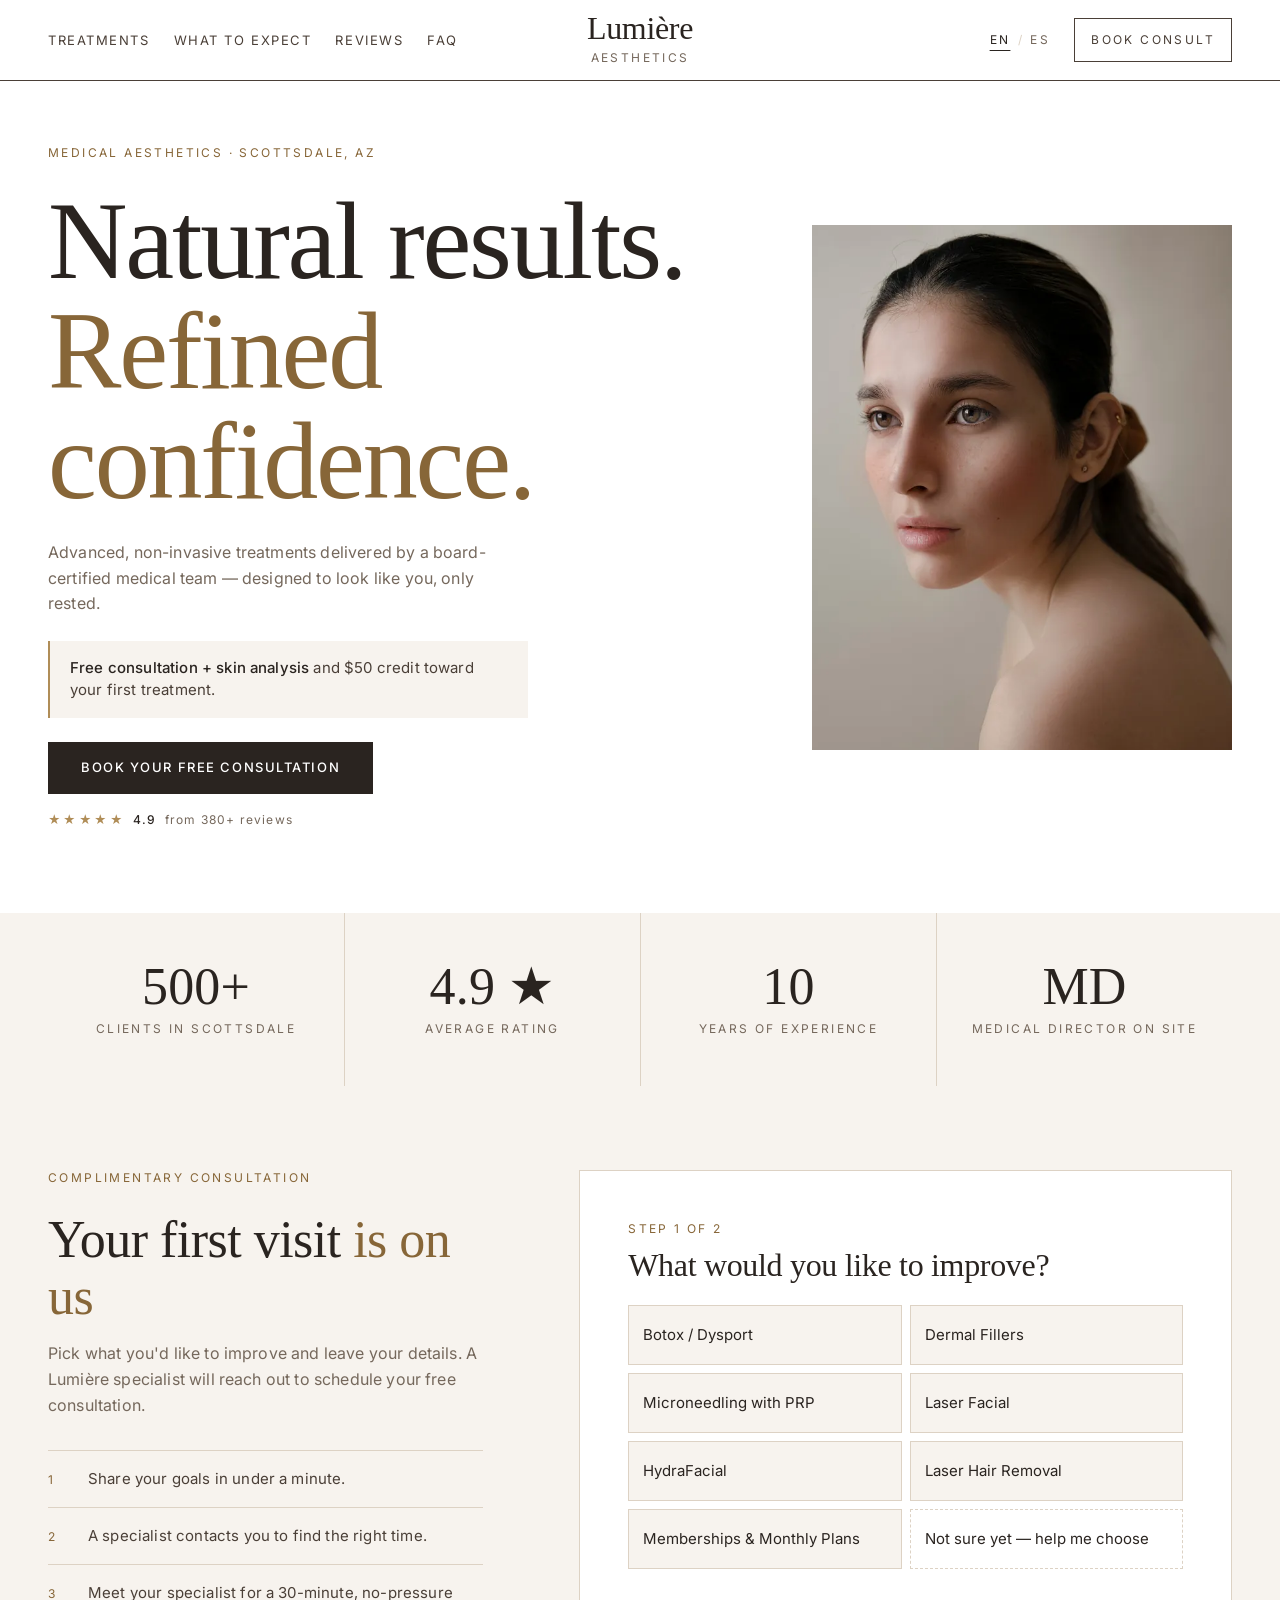
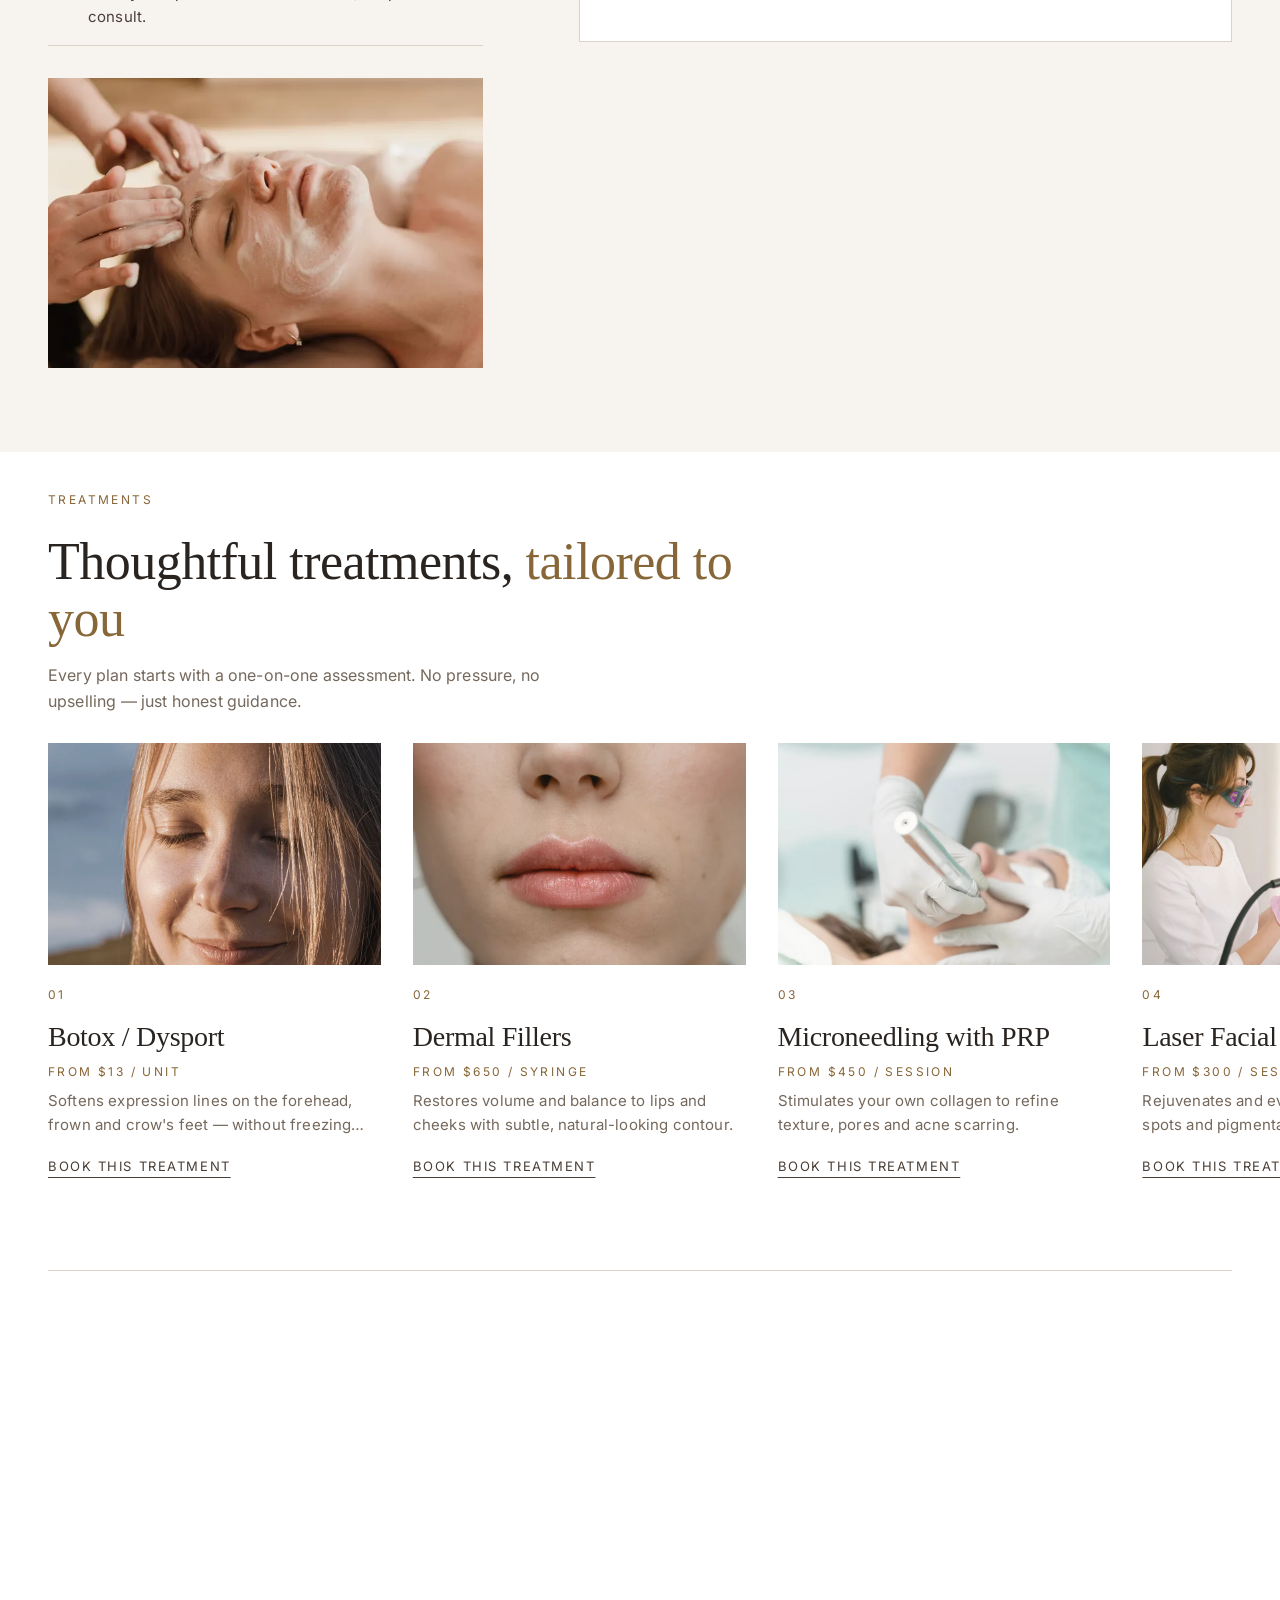
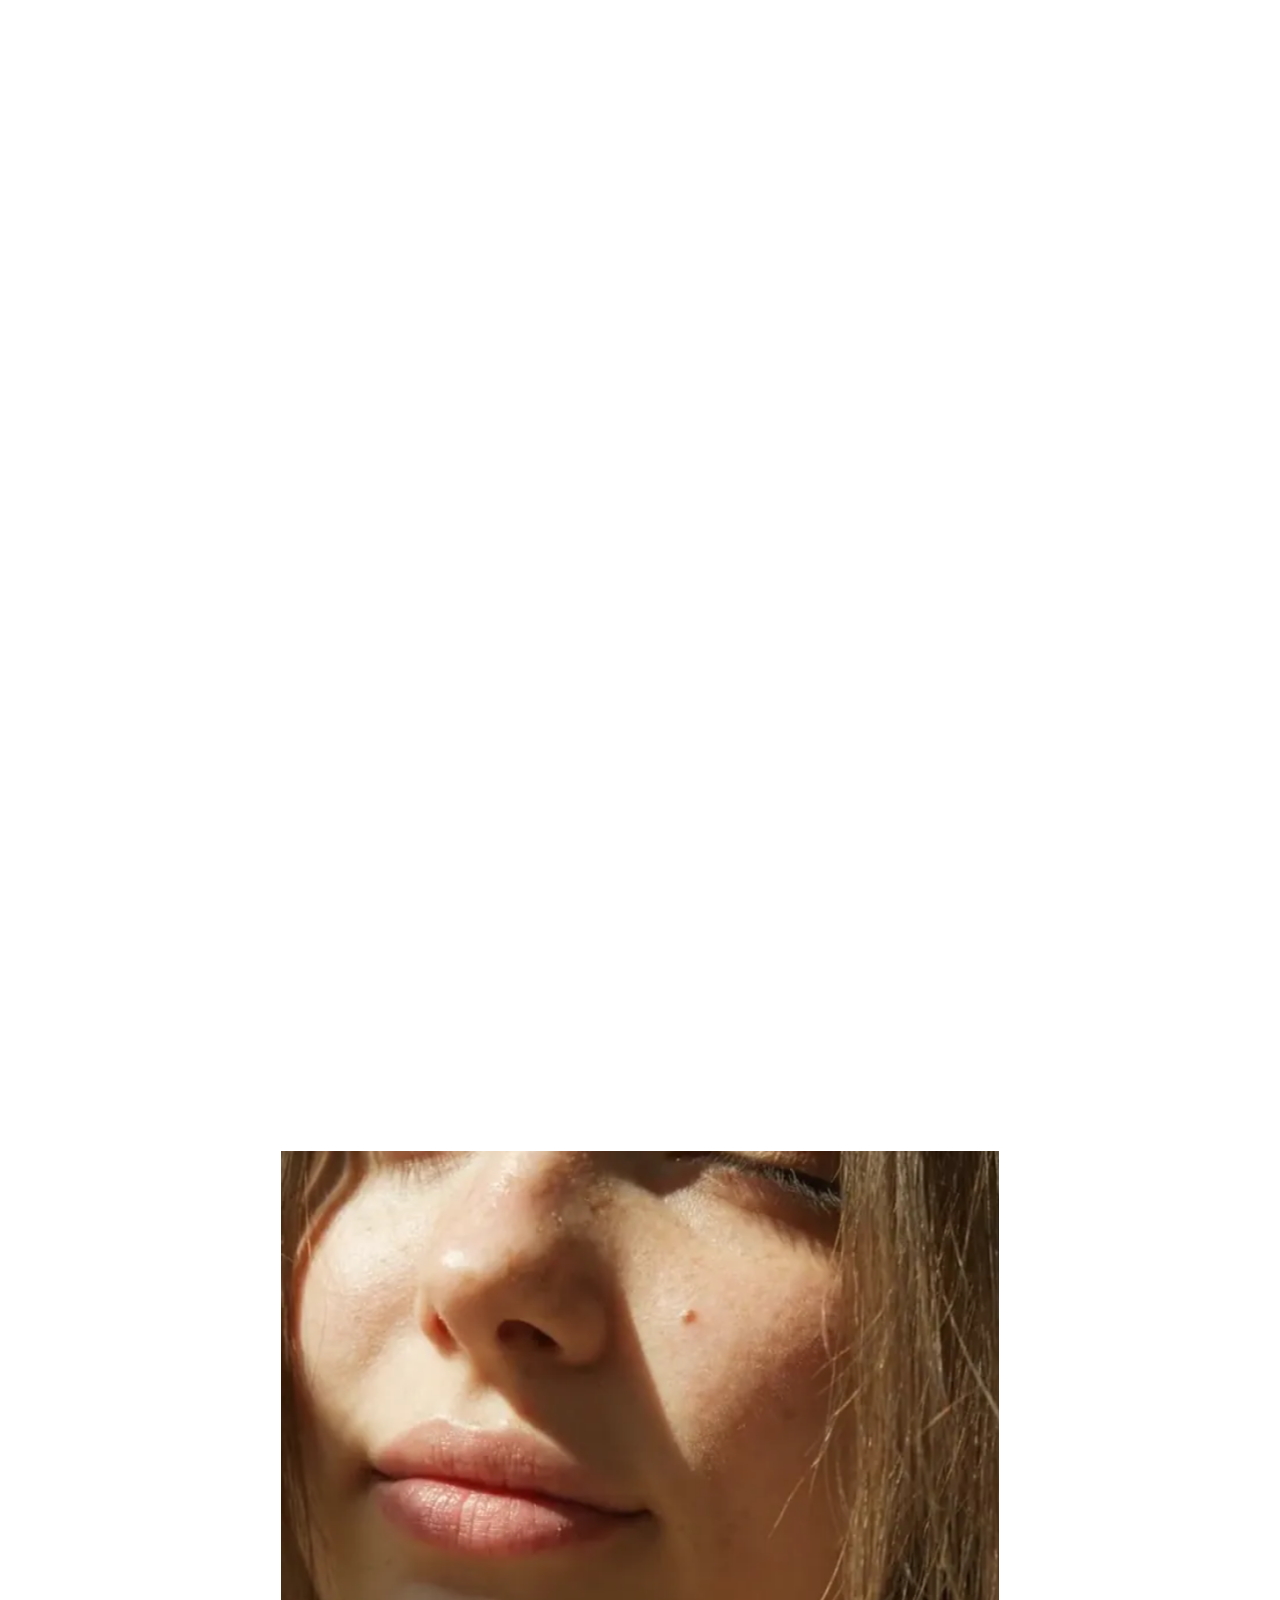
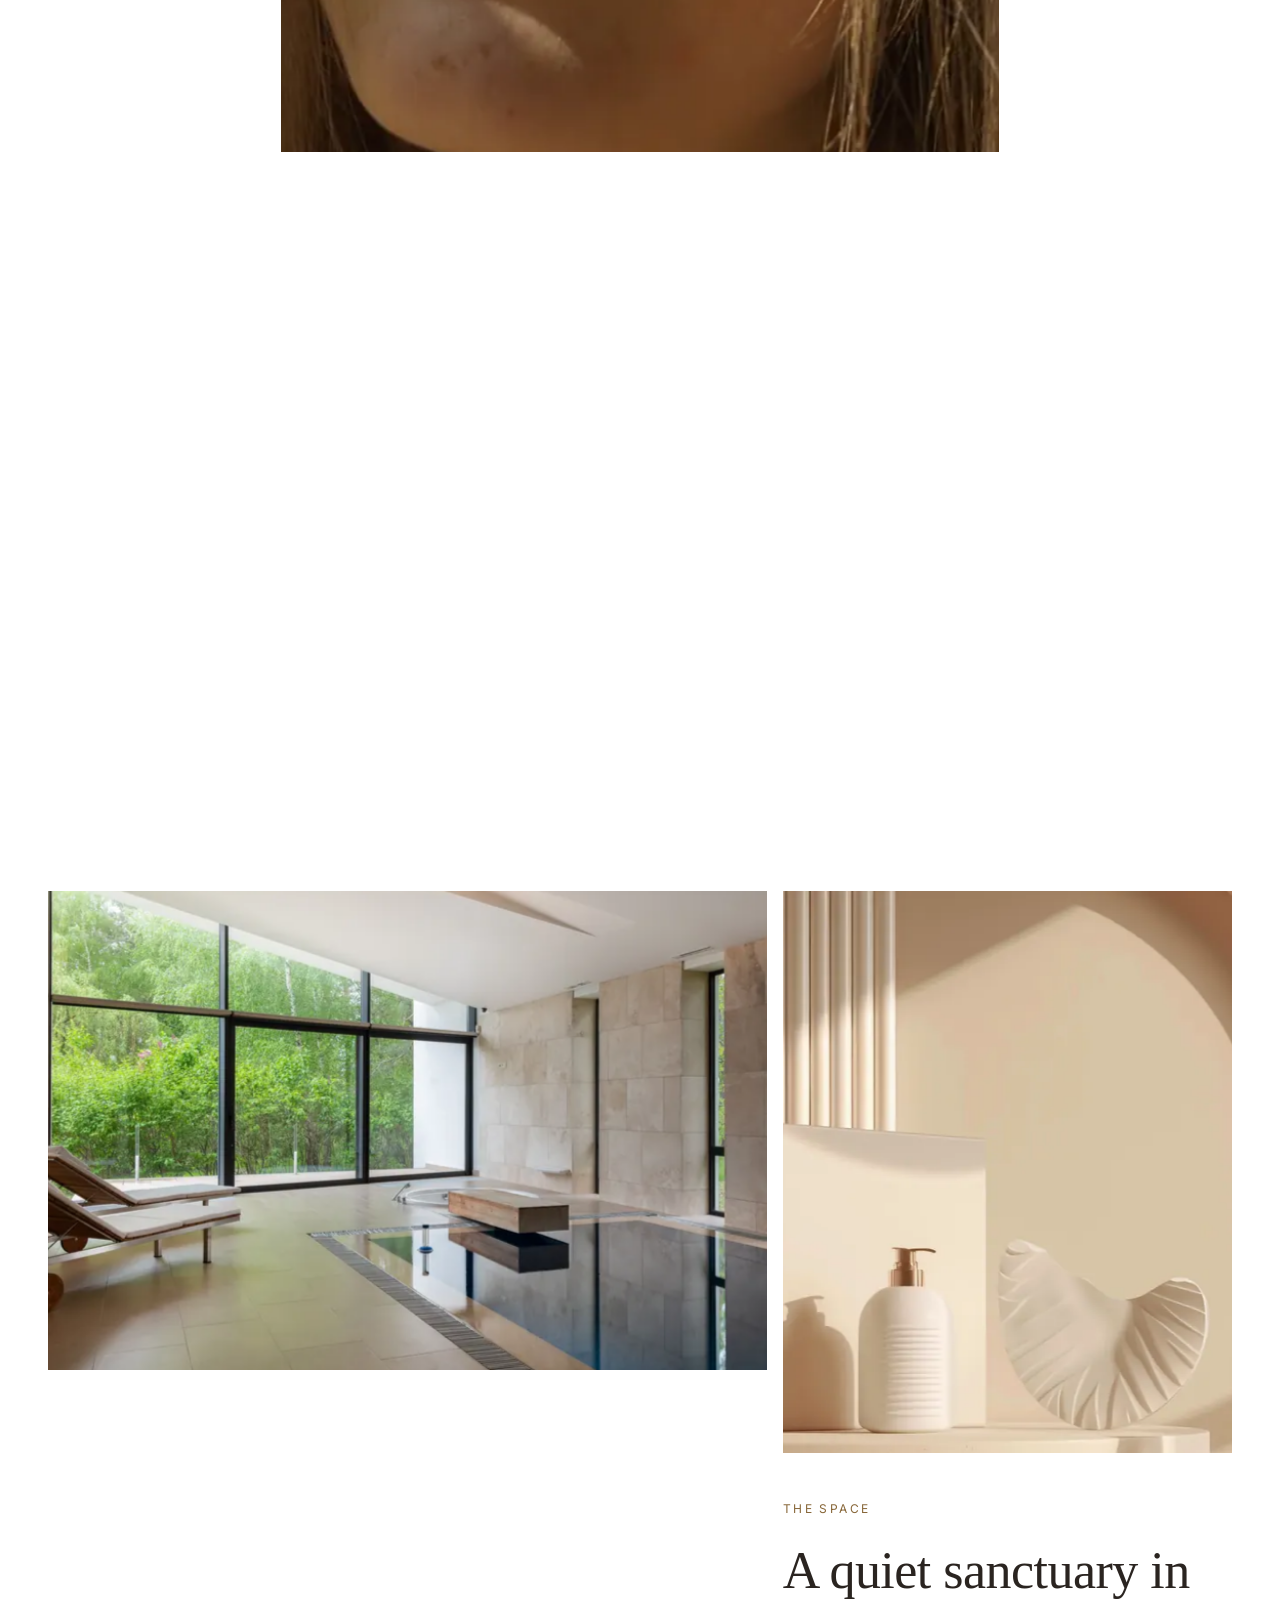
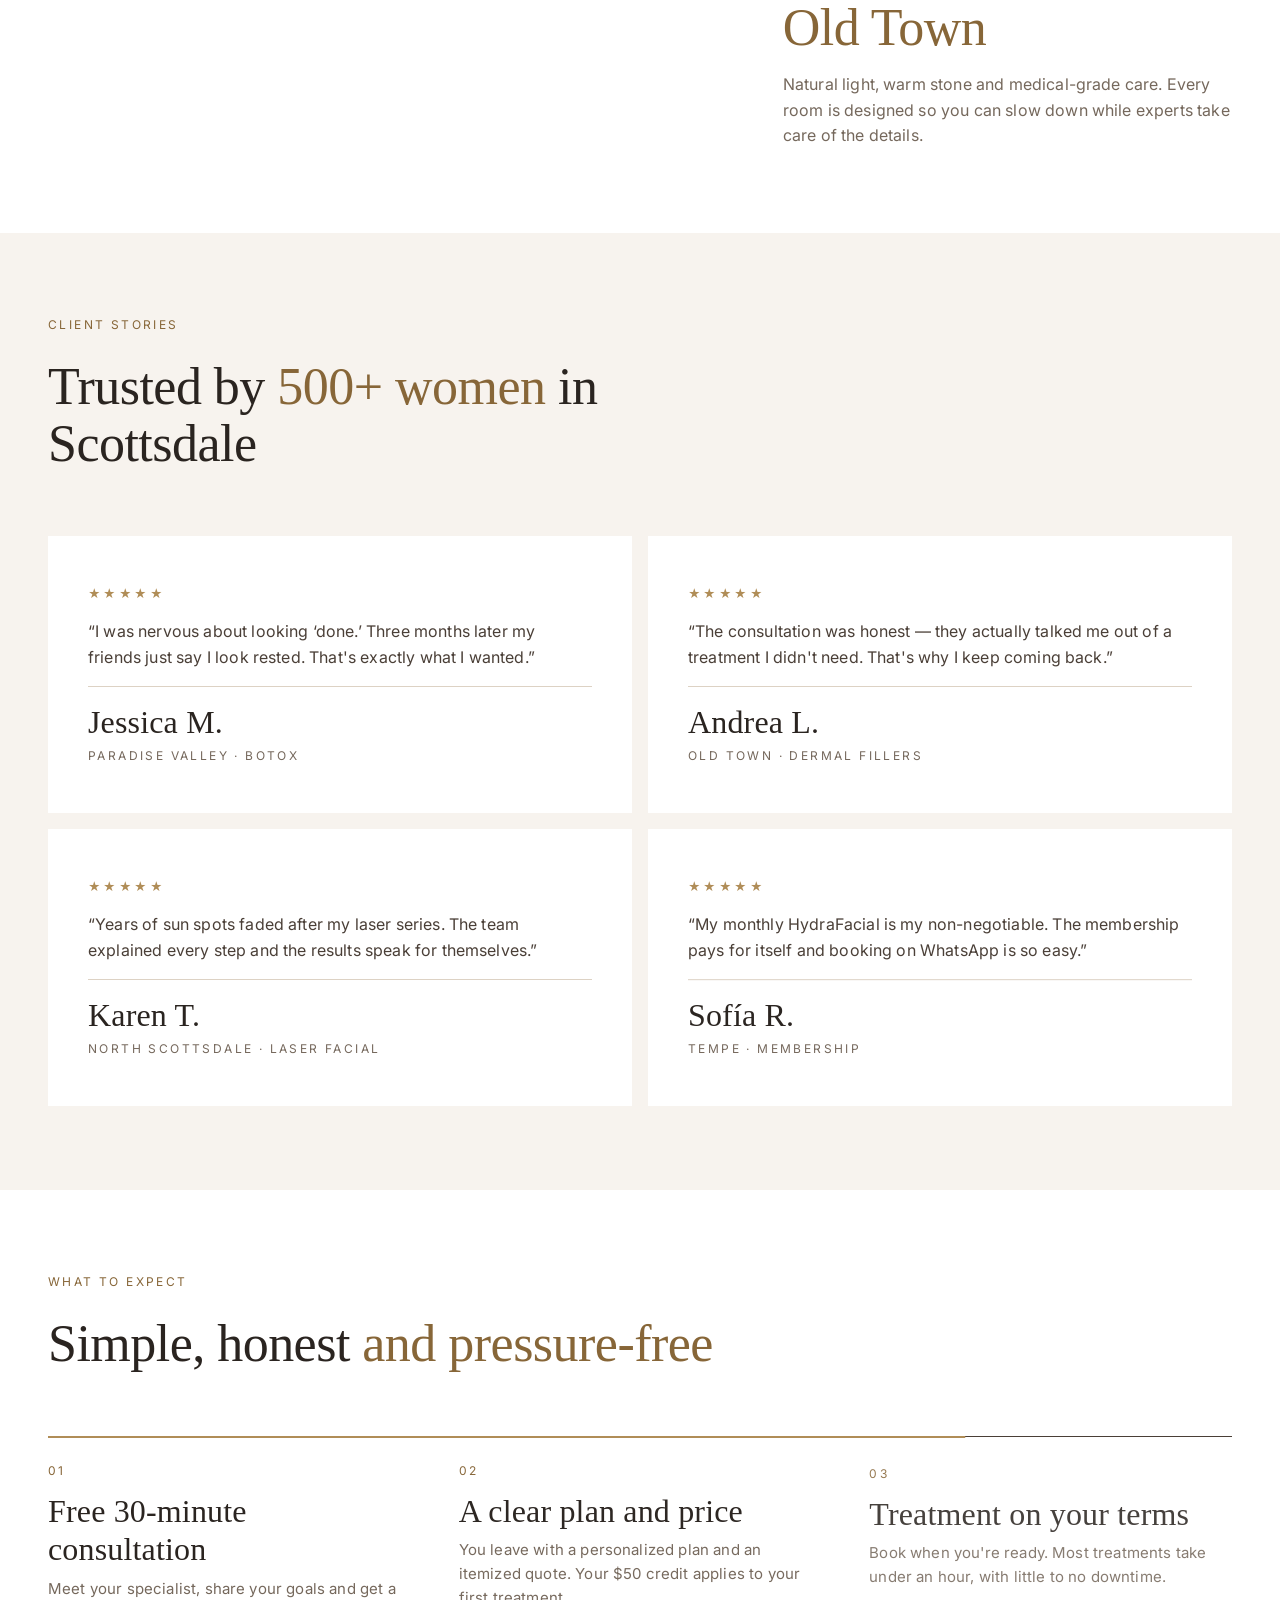
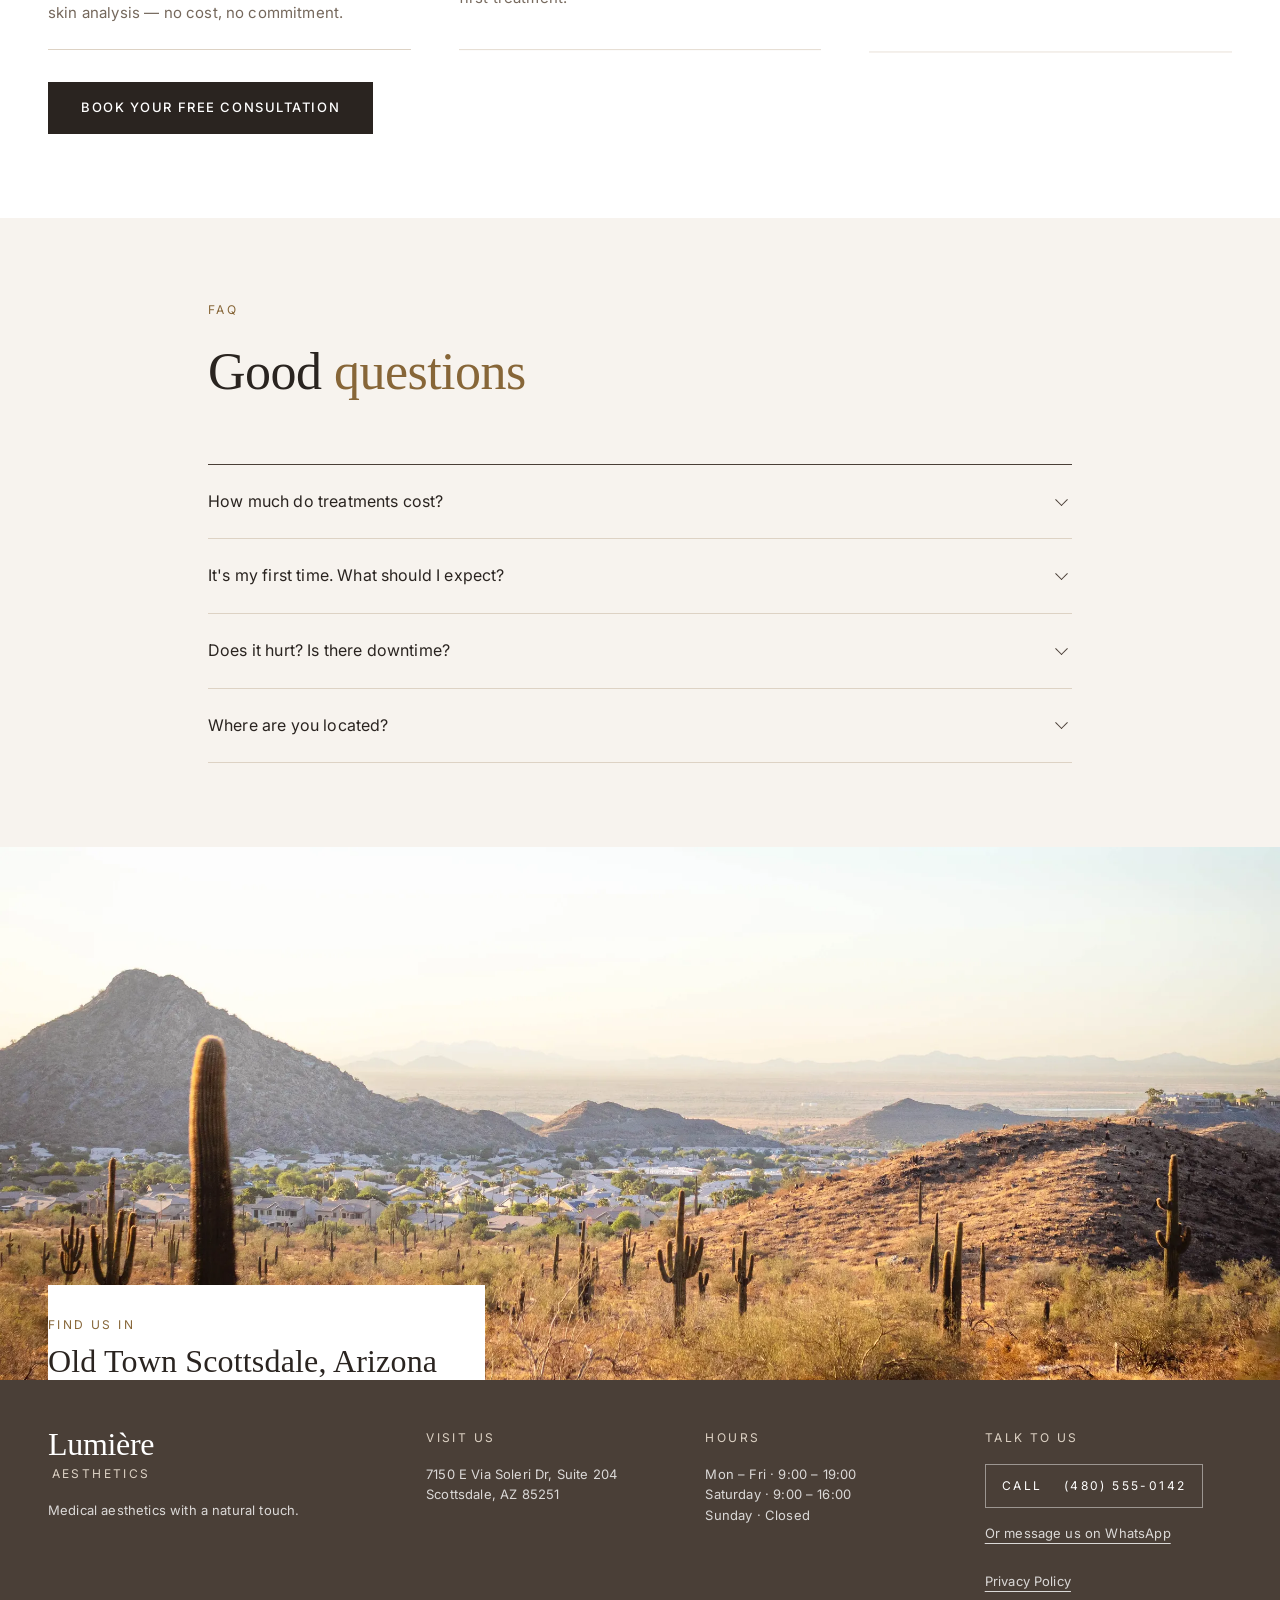
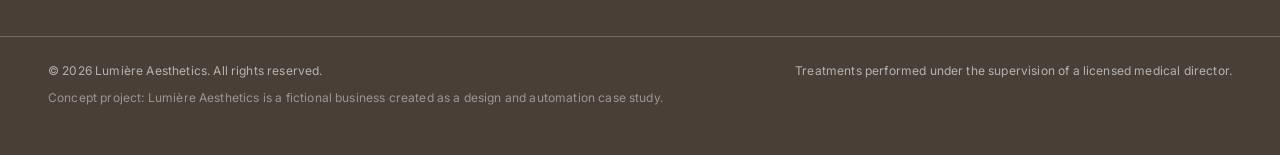
<file: 01-lead-capture/landing/index.html>
<!doctype html>
<html lang="en">
<head>
  <meta charset="utf-8">
  <meta name="viewport" content="width=device-width, initial-scale=1">
  <title>Lumière Aesthetics | Med Spa in Scottsdale, AZ</title>
  <meta name="description" content="Botox, dermal fillers, HydraFacial, laser and more in Scottsdale, Arizona. Natural results from a board-certified medical team. Book your complimentary consultation.">
  <meta name="theme-color" content="#FFFFFF">
  <meta property="og:type" content="website">
  <meta property="og:title" content="Lumière Aesthetics — Scottsdale Med Spa">
  <meta property="og:description" content="Natural results, refined confidence. Book your complimentary consultation.">
  <!-- https://lumiere-aesthetics.pages.dev lo reemplaza build.sh con el dominio real (SITE_URL=...) -->
  <link rel="canonical" href="https://lumiere-aesthetics.pages.dev/">
  <meta property="og:url" content="https://lumiere-aesthetics.pages.dev/">
  <meta property="og:site_name" content="Lumière Aesthetics">
  <meta property="og:locale" content="en_US">
  <meta property="og:locale:alternate" content="es_US">
  <meta property="og:image" content="https://lumiere-aesthetics.pages.dev/assets/og-image.jpg">
  <meta property="og:image:width" content="1200">
  <meta property="og:image:height" content="630">
  <meta property="og:image:alt" content="Lumière Aesthetics — Natural results. Refined confidence.">
  <meta name="twitter:card" content="summary_large_image">
  <link rel="icon" href="assets/favicon.svg" type="image/svg+xml">
  <script>
    document.documentElement.classList.add("js");
    // La landing SIEMPRE arranca arriba: sin restaurar el scroll al recargar
    // y sin saltar a un #ancla que haya quedado en la URL (ej. #contact).
    if ("scrollRestoration" in history) history.scrollRestoration = "manual";
    if (location.hash) {
      history.replaceState(null, "", location.pathname + location.search);
      addEventListener("load", function () { scrollTo(0, 0); });
    }
  </script>

  <link rel="preconnect" href="https://fonts.googleapis.com">
  <link rel="preconnect" href="https://fonts.gstatic.com" crossorigin>
  <link href="https://fonts.googleapis.com/css2?family=Libre+Caslon+Condensed:wght@400&family=Inter:wght@400;500&display=swap" rel="stylesheet">
  <link rel="stylesheet" href="css/styles.css?v=20261027073528">

  <script type="application/ld+json">
  {
    "@context": "https://schema.org",
    "@type": "MedicalBusiness",
    "name": "Lumière Aesthetics",
    "description": "Premium med spa in Scottsdale, Arizona.",
    "telephone": "+1-480-555-0142",
    "address": {
      "@type": "PostalAddress",
      "streetAddress": "7150 E Via Soleri Dr, Suite 204",
      "addressLocality": "Scottsdale",
      "addressRegion": "AZ",
      "postalCode": "85251",
      "addressCountry": "US"
    },
    "openingHours": ["Mo-Fr 09:00-19:00", "Sa 09:00-16:00"]
  }
  </script>
</head>
<body>
  <a class="skip-link" href="#main" data-i18n="skip">Skip to content</a>

  <!-- ═════════════ Header ═════════════ -->
  <header class="site-header" id="top">
    <div class="container header-inner">
      <a href="#top" class="logo" aria-label="Lumière Aesthetics">
        <span class="logo-mark">Lumière</span>
        <span class="logo-sub">Aesthetics</span>
      </a>

      <nav class="main-nav" aria-label="Main">
        <a href="#services" data-i18n="nav.services">Treatments</a>
        <a href="#expect" data-i18n="nav.expect">What to expect</a>
        <a href="#reviews" data-i18n="nav.reviews">Reviews</a>
        <a href="#faq" data-i18n="nav.faq">FAQ</a>
      </nav>

      <div class="header-actions">
        <div class="lang-switch" role="group" aria-label="Language">
          <button type="button" data-lang="en" aria-pressed="true">EN</button>
          <span aria-hidden="true">/</span>
          <button type="button" data-lang="es" aria-pressed="false">ES</button>
        </div>
        <a href="#contact" class="btn-outline" data-i18n="nav.cta">Book consult</a>
      </div>
    </div>
  </header>

  <main id="main">

    <!-- ═════════════ 1. Hero (en móvil sin foto: va directo a la oferta y el CTA) ═════════════ -->
    <section class="hero">
      <div class="container hero-grid">
        <div class="hero-copy reveal">
          <p class="eyebrow" data-i18n="hero.eyebrow">Medical aesthetics · Scottsdale, AZ</p>
          <h1>
            <span data-i18n="hero.title1">Natural results.</span>
            <em data-i18n="hero.title2">Refined confidence.</em>
          </h1>
          <p class="lead" data-i18n="hero.lead">Advanced, non-invasive treatments delivered by a board-certified medical team — designed to look like you, only rested.</p>
          <div class="hero-offer">
            <p><strong data-i18n="offer.title">Free consultation + skin analysis</strong> <span data-i18n="offer.body">and $50 credit toward your first treatment.</span></p>
          </div>
          <div class="hero-ctas">
            <a href="#contact" class="btn btn-primary" data-i18n="hero.cta">Book your free consultation</a>
          </div>
          <p class="hero-rating"><span class="stars" aria-hidden="true">★★★★★</span> <strong>4.9</strong> <span data-i18n="hero.badge">from 380+ reviews</span></p>
        </div>

        <div class="hero-visual reveal" aria-hidden="true">
          <div class="hero-media">
            <img src="assets/media/hero-1080.webp" srcset="assets/media/hero-720.webp 720w, assets/media/hero-1080.webp 1080w" sizes="(min-width: 900px) 34vw, 100vw" width="1080" height="1350" alt="" fetchpriority="high">
          </div>
        </div>
      </div>
    </section>

    <!-- Trust bar -->
    <section class="trust-bar" aria-label="Highlights">
      <div class="container trust-grid">
        <div class="trust-item"><strong>500+</strong><span data-i18n="trust.clients">clients in Scottsdale</span></div>
        <div class="trust-item"><strong>4.9 ★</strong><span data-i18n="trust.rating">average rating</span></div>
        <div class="trust-item"><strong>10</strong><span data-i18n="trust.years">years of experience</span></div>
        <div class="trust-item"><strong>MD</strong><span data-i18n="trust.md">medical director on site</span></div>
      </div>
    </section>

    <!-- ═════════════ 2. Formulario en 2 pasos (sube justo después del hero) ═════════════ -->
    <section class="section section--mist" id="contact">
      <div class="container contact-grid">
        <div class="contact-copy reveal">
          <p class="eyebrow" data-i18n="contact.eyebrow">Complimentary consultation</p>
          <h2 data-i18n-html="contact.title">Your first visit <em>is on us</em></h2>
          <p class="section-sub" data-i18n="contact.sub">Pick what you'd like to improve and leave your details. A Lumière specialist will reach out to schedule your free consultation.</p>
          <ol class="steps desktop-only">
            <li><span>1</span><p data-i18n="contact.step1">Share your goals in under a minute.</p></li>
            <li><span>2</span><p data-i18n="contact.step2">A specialist contacts you to find the right time.</p></li>
            <li><span>3</span><p data-i18n="contact.step3">Meet your specialist for a 30-minute, no-pressure consult.</p></li>
          </ol>
          <img class="contact-img desktop-only" src="assets/media/detalle-1200.webp" srcset="assets/media/detalle-700.webp 700w, assets/media/detalle-1200.webp 1200w" sizes="(min-width: 900px) 35vw, 100vw" width="1200" height="800" loading="lazy" data-i18n-alt="contact.alt" alt="Specialist performing a gentle facial treatment">
        </div>

        <div class="form-card reveal">
          <form id="lead-form" novalidate>
            <!-- Paso 1: un toque para elegir el tratamiento -->
            <div class="form-step" data-step="1">
              <p class="step-label" data-i18n="form.step1">Step 1 of 2</p>
              <fieldset class="field" aria-describedby="err-servicio">
                <legend class="step-title" data-i18n="form.q1">What would you like to improve?</legend>
                <!-- value = nombre canónico que recibe n8n (no cambia con el idioma) -->
                <div class="choice-grid">
                  <label class="choice"><input type="radio" name="servicio" value="Botox / Dysport" data-name-key="s1.name" required><span class="choice-box"><span class="choice-name" data-i18n="s1.name">Botox / Dysport</span></span></label>
                  <label class="choice"><input type="radio" name="servicio" value="Rellenos dérmicos" data-name-key="s2.name" required><span class="choice-box"><span class="choice-name" data-i18n="s2.name">Dermal Fillers</span></span></label>
                  <label class="choice"><input type="radio" name="servicio" value="Microneedling con PRP" data-name-key="s3.name" required><span class="choice-box"><span class="choice-name" data-i18n="s3.name">Microneedling with PRP</span></span></label>
                  <label class="choice"><input type="radio" name="servicio" value="Láser facial" data-name-key="s4.name" required><span class="choice-box"><span class="choice-name" data-i18n="s4.name">Laser Facial</span></span></label>
                  <label class="choice"><input type="radio" name="servicio" value="HydraFacial" data-name-key="s5.name" required><span class="choice-box"><span class="choice-name" data-i18n="s5.name">HydraFacial</span></span></label>
                  <label class="choice"><input type="radio" name="servicio" value="Depilación láser" data-name-key="s6.name" required><span class="choice-box"><span class="choice-name" data-i18n="s6.name">Laser Hair Removal</span></span></label>
                  <label class="choice"><input type="radio" name="servicio" value="Membresías / paquetes mensuales" data-name-key="s7.name" required><span class="choice-box"><span class="choice-name" data-i18n="s7.name">Memberships & Monthly Plans</span></span></label>
                  <label class="choice choice--unsure"><input type="radio" name="servicio" value="No estoy segura" data-name-key="form.unsure"><span class="choice-box"><span class="choice-name" data-i18n="form.unsure">Not sure yet — help me choose</span></span></label>
                </div>
                <p class="field-error" id="err-servicio" data-error-for="servicio" aria-live="polite"></p>
              </fieldset>
            </div>

            <!-- Paso 2: datos mínimos para contactarla -->
            <div class="form-step" data-step="2" hidden>
              <div class="step-head">
                <p class="step-label" data-i18n="form.step2">Step 2 of 2</p>
                <button type="button" class="link-ghost step-back" id="step-back" data-i18n="form.back">Change treatment</button>
              </div>
              <p class="step-title" data-i18n="form.q2">Where should we send your free consultation?</p>
              <p class="step-chosen"><span data-i18n="form.chosen">Treatment</span>: <strong id="chosen-name"></strong></p>

              <div class="field">
                <label for="f-nombre" data-i18n="form.name">Full name</label>
                <input id="f-nombre" aria-describedby="err-nombre" name="nombre" type="text" autocomplete="name" required maxlength="120">
                <p class="field-error" id="err-nombre" data-error-for="nombre" aria-live="polite"></p>
              </div>
              <div class="field">
                <label for="f-telefono" data-i18n="form.phone">Mobile number (WhatsApp)</label>
                <input id="f-telefono" aria-describedby="err-telefono" name="telefono" type="tel" autocomplete="tel" inputmode="tel" required maxlength="25" placeholder="(480) 000-0000">
                <p class="field-error" id="err-telefono" data-error-for="telefono" aria-live="polite"></p>
              </div>
              <div class="field">
                <label for="f-email"><span data-i18n="form.email">Email</span> <span class="optional" data-i18n="form.optional">(optional)</span></label>
                <input id="f-email" aria-describedby="err-email" name="email" type="email" autocomplete="email" maxlength="160">
                <p class="field-error" id="err-email" data-error-for="email" aria-live="polite"></p>
              </div>
              <fieldset class="field">
                <legend><span data-i18n="form.first">Is this your first time at Lumière?</span> <span class="optional" data-i18n="form.optional">(optional)</span></legend>
                <div class="radio-group">
                  <label class="radio"><input type="radio" name="primera_vez" value="si"><span data-i18n="form.yes">Yes</span></label>
                  <label class="radio"><input type="radio" name="primera_vez" value="no"><span data-i18n="form.no">No</span></label>
                </div>
              </fieldset>
              <details class="field comment-toggle">
                <summary data-i18n="form.commentToggle">Add a comment (optional)</summary>
                <label for="f-comentario" class="visually-hidden" data-i18n="form.comment">Anything we should know?</label>
                <textarea id="f-comentario" name="comentario" rows="3" maxlength="1000"></textarea>
              </details>

              <!-- Consentimiento WhatsApp (opt-in explícito; el mismo sistema funciona con SMS / TCPA): casilla sin marcar y obligatoria -->
              <div class="field consent">
                <label class="check">
                  <input type="checkbox" name="consent" value="si" required aria-describedby="err-consent">
                  <span class="check-box" aria-hidden="true"></span>
                  <span class="check-text"><span data-i18n="form.consent">I agree to receive WhatsApp messages from Lumière Aesthetics about my consultation and appointments at the number provided. Message frequency varies. Data rates may apply. Reply STOP to opt out at any time.</span> <a href="privacy.html" target="_blank" rel="noopener" data-i18n="form.privacy">Privacy Policy</a></span>
                </label>
                <p class="field-error" id="err-consent" data-error-for="consent" aria-live="polite"></p>
              </div>

              <!-- Honeypot anti-spam: invisible para personas, los bots lo llenan -->
              <div class="hp" aria-hidden="true">
                <label for="f-website">Website</label>
                <input id="f-website" name="website" type="text" tabindex="-1" autocomplete="off">
              </div>

              <button type="submit" class="btn btn-primary btn-block" id="submit-btn">
                <span class="btn-label" data-i18n="form.submit">Get my free consultation</span>
                <span class="spinner" aria-hidden="true"></span>
              </button>
              <p class="form-legal" data-i18n="form.legal">Your details are only used for your consultation. We never share or sell your mobile number.</p>
            </div>
          </form>

          <!-- Estado: error -->
          <div class="form-state form-state--error" id="state-error" hidden tabindex="-1">
            <svg class="state-icon" viewBox="0 0 48 48" aria-hidden="true"><circle cx="24" cy="24" r="22"/><path d="M24 14v13M24 33v1"/></svg>
            <h3 data-i18n="error.title">We couldn't send your request</h3>
            <p data-i18n="error.body">Something went wrong on our side. Try again, or call or text us directly.</p>
            <div class="state-actions">
              <button type="button" class="btn btn-primary" id="retry-btn" data-i18n="error.retry">Try again</button>
              <a href="tel:+14805550142" class="link-ghost js-phone-tel"><span data-i18n="error.call">Call us</span>&nbsp;<span class="js-phone-display">(480) 555-0142</span></a>
            </div>
          </div>
        </div>
      </div>
    </section>

    <!-- ═════════════ 3. Servicios (carrusel en móvil, cuadrícula en escritorio) ═════════════ -->
    <section class="section" id="services">
      <div class="container">
        <header class="section-head reveal">
          <p class="eyebrow" data-i18n="services.eyebrow">Treatments</p>
          <h2 data-i18n-html="services.title">Thoughtful treatments, <em>tailored to you</em></h2>
          <p class="section-sub" data-i18n="services.sub">Every plan starts with a one-on-one assessment. No pressure, no upselling — just honest guidance.</p>
        </header>

        <div class="services-grid">
          <article class="service-card reveal">
            <img class="service-img" src="assets/media/s-botox-1000.webp" srcset="assets/media/s-botox-600.webp 600w, assets/media/s-botox-1000.webp 1000w" sizes="(min-width: 600px) 50vw, 80vw" width="1000" height="750" loading="lazy" data-i18n-alt="s1.alt" alt="Woman with natural, rested skin in golden light">
            <span class="service-num">01</span>
            <h3 data-i18n="s1.name">Botox / Dysport</h3>
            <p class="service-price" data-i18n="s1.price">From $13 / unit</p>
            <p class="service-desc" data-i18n="s1.desc">Softens expression lines on the forehead, frown and crow's feet — without freezing your face.</p>
            <a href="#contact" class="link-ghost" data-pick="Botox / Dysport" data-i18n="services.book">Book this treatment</a>
          </article>
          <article class="service-card reveal">
            <img class="service-img" src="assets/media/s-rellenos-1000.webp" srcset="assets/media/s-rellenos-600.webp 600w, assets/media/s-rellenos-1000.webp 1000w" sizes="(min-width: 600px) 50vw, 80vw" width="1000" height="750" loading="lazy" data-i18n-alt="s2.alt" alt="Close-up of natural-looking lips">
            <span class="service-num">02</span>
            <h3 data-i18n="s2.name">Dermal Fillers</h3>
            <p class="service-price" data-i18n="s2.price">From $650 / syringe</p>
            <p class="service-desc" data-i18n="s2.desc">Restores volume and balance to lips and cheeks with subtle, natural-looking contour.</p>
            <a href="#contact" class="link-ghost" data-pick="Rellenos dérmicos" data-i18n="services.book">Book this treatment</a>
          </article>
          <article class="service-card reveal">
            <img class="service-img" src="assets/media/s-microneedling-1000.webp" srcset="assets/media/s-microneedling-600.webp 600w, assets/media/s-microneedling-1000.webp 1000w" sizes="(min-width: 600px) 50vw, 80vw" width="1000" height="750" loading="lazy" data-i18n-alt="s3.alt" alt="Specialist performing a microneedling treatment">
            <span class="service-num">03</span>
            <h3 data-i18n="s3.name">Microneedling with PRP</h3>
            <p class="service-price" data-i18n="s3.price">From $450 / session</p>
            <p class="service-desc" data-i18n="s3.desc">Stimulates your own collagen to refine texture, pores and acne scarring.</p>
            <a href="#contact" class="link-ghost" data-pick="Microneedling con PRP" data-i18n="services.book">Book this treatment</a>
          </article>
          <article class="service-card reveal">
            <img class="service-img" src="assets/media/s-laser-1000.webp" srcset="assets/media/s-laser-600.webp 600w, assets/media/s-laser-1000.webp 1000w" sizes="(min-width: 600px) 50vw, 80vw" width="1000" height="750" loading="lazy" data-i18n-alt="s4.alt" alt="Laser facial treatment with protective eyewear">
            <span class="service-num">04</span>
            <h3 data-i18n="s4.name">Laser Facial</h3>
            <p class="service-price" data-i18n="s4.price">From $300 / session</p>
            <p class="service-desc" data-i18n="s4.desc">Rejuvenates and evens tone, fading sun spots and pigmentation from the Arizona sun.</p>
            <a href="#contact" class="link-ghost" data-pick="Láser facial" data-i18n="services.book">Book this treatment</a>
          </article>
          <article class="service-card reveal">
            <img class="service-img" src="assets/media/s-hydrafacial-1000.webp" srcset="assets/media/s-hydrafacial-600.webp 600w, assets/media/s-hydrafacial-1000.webp 1000w" sizes="(min-width: 600px) 50vw, 80vw" width="1000" height="750" loading="lazy" data-i18n-alt="s5.alt" alt="HydraFacial device on hydrated, glowing skin">
            <span class="service-num">05</span>
            <h3 data-i18n="s5.name">HydraFacial</h3>
            <p class="service-price" data-i18n="s5.price">From $199</p>
            <p class="service-desc" data-i18n="s5.desc">Deep cleanse, extraction and hydration in one session — instant glow, zero downtime.</p>
            <a href="#contact" class="link-ghost" data-pick="HydraFacial" data-i18n="services.book">Book this treatment</a>
          </article>
          <article class="service-card reveal">
            <img class="service-img" src="assets/media/s-depilacion-1000.webp" srcset="assets/media/s-depilacion-600.webp 600w, assets/media/s-depilacion-1000.webp 1000w" sizes="(min-width: 600px) 50vw, 80vw" width="1000" height="750" loading="lazy" data-i18n-alt="s6.alt" alt="Smooth legs after laser hair removal">
            <span class="service-num">06</span>
            <h3 data-i18n="s6.name">Laser Hair Removal</h3>
            <p class="service-price" data-i18n="s6.price">From $99 / session</p>
            <p class="service-desc" data-i18n="s6.desc">Long-lasting smooth skin with technology calibrated safely for every skin tone.</p>
            <a href="#contact" class="link-ghost" data-pick="Depilación láser" data-i18n="services.book">Book this treatment</a>
          </article>
          <article class="service-card service-card--feature reveal">
            <img class="service-img" src="assets/media/s-membresias-1000.webp" srcset="assets/media/s-membresias-600.webp 600w, assets/media/s-membresias-1000.webp 1000w" sizes="(min-width: 600px) 50vw, 80vw" width="1000" height="750" loading="lazy" data-i18n-alt="s7.alt" alt="Skincare ritual with creams and a gua sha on marble">
            <span class="service-num">07</span>
            <h3 data-i18n="s7.name">Memberships & Monthly Plans</h3>
            <p class="service-price" data-i18n="s7.price">From $149 / month</p>
            <p class="service-desc" data-i18n="s7.desc">Your monthly ritual: preferred pricing, priority booking and a plan built around your goals.</p>
            <a href="#contact" class="link-ghost" data-pick="Membresías / paquetes mensuales" data-i18n="s7.cta">Ask about memberships</a>
          </article>
        </div>
      </div>
    </section>

    <!-- Franja de video a lo ancho (formato 16:9 original, sin recortes) -->
    <section class="film desktop-only" aria-labelledby="film-title">
      <div class="container">
        <figure class="film-frame reveal">
          <!-- El video carga al acercarse, solo en escritorio y sin "reducir movimiento" (ver main.js) -->
          <video class="film-video" data-src="assets/media/film.mp4" poster="assets/media/film-poster-1280.webp" muted loop playsinline preload="none" aria-hidden="true"></video>
          <figcaption class="film-caption">
            <p class="eyebrow" data-i18n="film.eyebrow">Our philosophy</p>
            <p id="film-title" class="film-title" data-i18n="film.title">Real skin. Natural light. Results that look like you.</p>
          </figcaption>
        </figure>
      </div>
    </section>

    <!-- Banda editorial: el espacio -->
    <section class="section editorial desktop-only" aria-labelledby="ed-title">
      <div class="container editorial-grid">
        <figure class="ed-main reveal">
          <img src="assets/media/interior-1600.webp" srcset="assets/media/interior-800.webp 800w, assets/media/interior-1600.webp 1600w" sizes="(min-width: 900px) 60vw, 100vw" width="1600" height="1067" loading="lazy" data-i18n-alt="ed.alt1" alt="Travertine relaxation room with natural light">
        </figure>
        <div class="ed-side reveal">
          <img src="assets/media/producto-1000.webp" srcset="assets/media/producto-600.webp 600w, assets/media/producto-1000.webp 1000w" sizes="(min-width: 900px) 30vw, 100vw" width="1000" height="1250" loading="lazy" data-i18n-alt="ed.alt2" alt="Skincare products on a cream stone arch">
          <div class="ed-copy">
            <p class="eyebrow" data-i18n="ed.eyebrow">The space</p>
            <h2 id="ed-title" data-i18n-html="ed.title">A quiet sanctuary in <em>Old Town</em></h2>
            <p data-i18n="ed.body">Natural light, warm stone and medical-grade care. Every room is designed so you can slow down while experts take care of the details.</p>
          </div>
        </div>
      </div>
    </section>

    <!-- ═════════════ 3. Social proof ═════════════ -->
    <section class="section section--mist" id="reviews">
      <div class="container">
        <header class="section-head reveal">
          <p class="eyebrow" data-i18n="reviews.eyebrow">Client stories</p>
          <h2 data-i18n-html="reviews.title">Trusted by <em>500+ women</em> in Scottsdale</h2>
        </header>

        <div class="reviews-grid">
          <figure class="review reveal">
            <span class="stars" aria-label="5 stars">★★★★★</span>
            <blockquote data-i18n="r1.quote">“I was nervous about looking ‘done.’ Three months later my friends just say I look rested. That's exactly what I wanted.”</blockquote>
            <figcaption><strong>Jessica M.</strong><span data-i18n="r1.meta">Paradise Valley · Botox</span></figcaption>
          </figure>
          <figure class="review reveal">
            <span class="stars" aria-label="5 stars">★★★★★</span>
            <blockquote data-i18n="r2.quote">“The consultation was honest — they actually talked me out of a treatment I didn't need. That's why I keep coming back.”</blockquote>
            <figcaption><strong>Andrea L.</strong><span data-i18n="r2.meta">Old Town · Dermal fillers</span></figcaption>
          </figure>
          <figure class="review reveal">
            <span class="stars" aria-label="5 stars">★★★★★</span>
            <blockquote data-i18n="r3.quote">“Years of sun spots faded after my laser series. The team explained every step and the results speak for themselves.”</blockquote>
            <figcaption><strong>Karen T.</strong><span data-i18n="r3.meta">North Scottsdale · Laser facial</span></figcaption>
          </figure>
          <figure class="review reveal">
            <span class="stars" aria-label="5 stars">★★★★★</span>
            <blockquote data-i18n="r4.quote">“My monthly HydraFacial is my non-negotiable. The membership pays for itself and booking by text is so easy.”</blockquote>
            <figcaption><strong>Sofía R.</strong><span data-i18n="r4.meta">Tempe · Membership</span></figcaption>
          </figure>
        </div>
      </div>
    </section>

    <!-- ═════════════ 4. Qué esperar (reemplaza antes/después hasta tener fotos reales) ═════════════ -->
    <section class="section" id="expect">
      <div class="container">
        <header class="section-head reveal">
          <p class="eyebrow" data-i18n="expect.eyebrow">What to expect</p>
          <h2 data-i18n-html="expect.title">Simple, honest <em>and pressure-free</em></h2>
        </header>
        <ol class="expect-list">
          <li class="reveal"><span class="expect-num">01</span><h3 data-i18n="e1.t">Free 30-minute consultation</h3><p data-i18n="e1.d">Meet your specialist, share your goals and get a skin analysis — no cost, no commitment.</p></li>
          <li class="reveal"><span class="expect-num">02</span><h3 data-i18n="e2.t">A clear plan and price</h3><p data-i18n="e2.d">You leave with a personalized plan and an itemized quote. Your $50 credit applies to your first treatment.</p></li>
          <li class="reveal"><span class="expect-num">03</span><h3 data-i18n="e3.t">Treatment on your terms</h3><p data-i18n="e3.d">Book when you're ready. Most treatments take under an hour, with little to no downtime.</p></li>
        </ol>
        <a href="#contact" class="btn btn-primary expect-cta" data-i18n="hero.cta">Book your free consultation</a>
      </div>
    </section>

    <!-- ═════════════ 6. FAQ ═════════════ -->
    <section class="section section--mist" id="faq">
      <div class="container faq-wrap">
        <header class="section-head reveal">
          <p class="eyebrow" data-i18n="faq.eyebrow">FAQ</p>
          <h2 data-i18n-html="faq.title">Good <em>questions</em></h2>
        </header>

        <div class="faq-list">
          <details class="faq-item reveal">
            <summary data-i18n="faq.q1">How much do treatments cost?</summary>
            <p data-i18n="faq.a1">Pricing depends on your goals and the treatment plan. As a reference, Botox starts at $13 per unit and HydraFacials at $199. You'll get a transparent, itemized quote at your free consultation — and members save up to 20%.</p>
          </details>
          <details class="faq-item reveal">
            <summary data-i18n="faq.q2">It's my first time. What should I expect?</summary>
            <p data-i18n="faq.a2">Your first visit is a 30-minute conversation with a licensed specialist: we listen to your goals, assess your skin and recommend a plan. There's no obligation to book a treatment that day.</p>
          </details>
          <details class="faq-item reveal">
            <summary data-i18n="faq.q3">Does it hurt? Is there downtime?</summary>
            <p data-i18n="faq.a3">Most treatments feel like a quick pinch or warmth, and we use numbing cream when needed. HydraFacial and Botox have no downtime; fillers and microneedling may cause mild redness or swelling for 1–3 days.</p>
          </details>
          <details class="faq-item reveal">
            <summary data-i18n="faq.q4">Where are you located?</summary>
            <p data-i18n="faq.a4">We're in Old Town Scottsdale at 7150 E Via Soleri Dr, Suite 204, with free covered parking in the building.</p>
          </details>
        </div>
      </div>
    </section>
    <!-- Toque local: Scottsdale -->
    <section class="place desktop-only" aria-labelledby="place-title">
      <img src="assets/media/scottsdale-2400.webp" srcset="assets/media/scottsdale-1200.webp 1200w, assets/media/scottsdale-2400.webp 2400w" sizes="100vw" width="2400" height="1000" loading="lazy" data-i18n-alt="place.alt" alt="Saguaro cactus and mountains near Scottsdale, Arizona">
      <div class="place-label">
        <p class="eyebrow" data-i18n="place.eyebrow">Find us in</p>
        <p id="place-title" class="place-title">Old Town Scottsdale, Arizona</p>
      </div>
    </section>
  </main>

  <!-- ═════════════ 7. Footer ═════════════ -->
  <footer class="site-footer">
    <div class="container footer-grid">
      <div class="footer-brand">
        <a href="#top" class="logo logo--light" aria-label="Lumière Aesthetics">
          <span class="logo-mark">Lumière</span>
          <span class="logo-sub">Aesthetics</span>
        </a>
        <p data-i18n="footer.tagline">Medical aesthetics with a natural touch.</p>
      </div>

      <div class="footer-col">
        <h4 data-i18n="footer.visit">Visit us</h4>
        <address>7150 E Via Soleri Dr, Suite 204<br>Scottsdale, AZ 85251</address>
      </div>

      <div class="footer-col">
        <h4 data-i18n="footer.hours">Hours</h4>
        <p><span data-i18n="footer.weekdays">Mon – Fri</span> · 9:00 – 19:00<br><span data-i18n="footer.sat">Saturday</span> · 9:00 – 16:00<br><span data-i18n="footer.sun">Sunday</span> · <span data-i18n="footer.closed">Closed</span></p>
      </div>

      <div class="footer-col">
        <h4 data-i18n="footer.talk">Talk to us</h4>
        <a href="tel:+14805550142" class="btn-outline btn-outline--light js-phone-tel"><span data-i18n="footer.call">Call</span>&nbsp;<span class="js-phone-display">(480) 555-0142</span></a>
        <a href="https://wa.me/14805550142" class="footer-link js-phone-wa" target="_blank" rel="noopener" data-i18n="footer.text">Or message us on WhatsApp</a>
        <a href="privacy.html" class="footer-link" data-i18n="form.privacy">Privacy Policy</a>
      </div>
    </div>
    <div class="container footer-bottom">
      <p>© <span id="year">2026</span> Lumière Aesthetics. <span data-i18n="footer.rights">All rights reserved.</span></p>
      <p data-i18n="footer.medical">Treatments performed under the supervision of a licensed medical director.</p>
      <p class="footer-concept" data-i18n="footer.concept">Concept project: Lumière Aesthetics is a fictional business created as a design and automation case study.</p>
    </div>
  </footer>

  <!-- CTA fijo en móvil: aparece al pasar el hero, se oculta en el formulario -->
  <div class="sticky-cta" id="sticky-cta" aria-hidden="true">
    <a href="#contact" class="btn btn-primary" tabindex="-1" data-i18n="hero.cta">Book your free consultation</a>
  </div>

  <!-- CTA flotante (escritorio): "Agendar" siempre a la mano -->
  <a href="#contact" class="cta-float" id="cta-float" data-i18n="nav.cta">Book consult</a>

  <script src="js/config.js?v=20261027073528"></script>
  <script src="js/i18n.js?v=20261027073528"></script>
  <script src="js/main.js?v=20261027073528"></script>
</body>
</html>
</file>
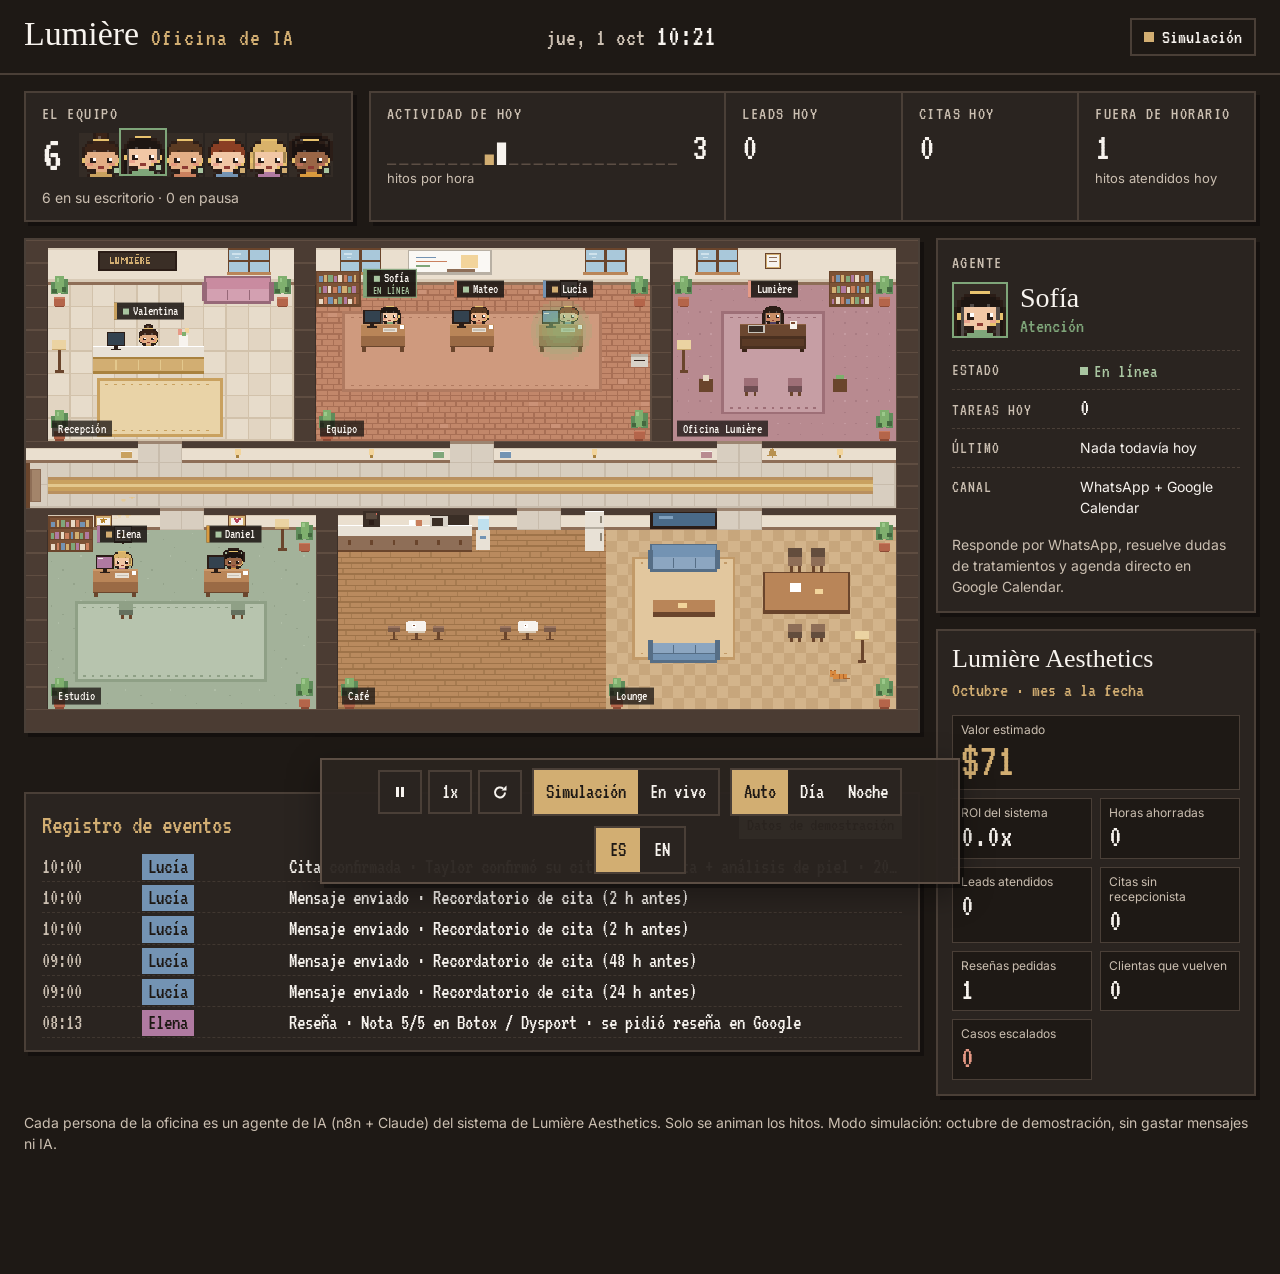
<file: 07-full-system-owner-reports/office/index.html>
<!doctype html>
<html lang="es">
<head>
  <meta charset="utf-8">
  <meta name="viewport" content="width=device-width, initial-scale=1">
  <title>Lumière · Oficina de IA</title>
  <meta name="description" content="Oficina pixel art del sistema de automatización de Lumière Aesthetics: cada persona es un agente de IA trabajando. Datos de demostración.">
  <meta name="robots" content="noindex">
  <link rel="preconnect" href="https://fonts.googleapis.com">
  <link rel="preconnect" href="https://fonts.gstatic.com" crossorigin>
  <link href="https://fonts.googleapis.com/css2?family=Libre+Caslon+Condensed:wght@400&family=VT323&family=Inter:wght@400;500&display=swap" rel="stylesheet">
  <link rel="stylesheet" href="styles.css?v=20261027073554">
</head>
<body>
  <header class="top">
    <div class="brand">
      <span class="brand-name">Lumière</span>
      <span class="brand-sub" data-i18n="brandSub">Oficina de IA</span>
    </div>
    <div class="clock" aria-live="off">
      <span id="clock-day">—</span>
      <span id="clock-time" class="clock-time">--:--</span>
      <span id="after-hours" class="after-hours off" data-i18n="afterHours">Fuera de horario · la IA sigue atendiendo</span>
    </div>
    <span class="status" id="status"><span class="status-dot" aria-hidden="true"></span><span id="status-text">Simulación</span></span>
  </header>

  <section class="strip" aria-label="Resumen" data-i18n-aria="summary">
    <div class="card team">
      <p class="eyebrow" data-i18n="teamTitle">El equipo</p>
      <div class="team-row">
        <span class="team-count" id="team-count">6</span>
        <div class="avatars" id="team-avatars" role="group" aria-label="Agentes" data-i18n-aria="agents"></div>
      </div>
      <p class="team-note" id="team-note">—</p>
    </div>
    <div class="card stats">
      <div class="stat stat-wide">
        <p class="eyebrow" data-i18n="activityToday">Actividad de hoy</p>
        <div class="spark-row">
          <svg class="spark" id="st-spark" viewBox="0 0 96 24" preserveAspectRatio="none" aria-hidden="true"></svg>
          <span class="stat-num" id="st-events">0</span>
        </div>
        <p class="stat-sub" data-i18n="eventsPerHour">eventos por hora</p>
      </div>
      <div class="stat"><p class="eyebrow" data-i18n="leadsToday">Leads hoy</p><span class="stat-num" id="st-leads">0</span></div>
      <div class="stat"><p class="eyebrow" data-i18n="bookingsToday">Citas hoy</p><span class="stat-num" id="st-citas">0</span></div>
      <div class="stat"><p class="eyebrow" data-i18n="nightToday">Fuera de horario</p><span class="stat-num" id="st-night">0</span><p class="stat-sub" data-i18n="nightSub">hitos atendidos</p></div>
    </div>
  </section>

  <main class="stage">
    <div class="office" id="office">
      <canvas id="canvas" width="640" height="352" role="img" data-i18n-aria="canvas"
        aria-label="Oficina pixel art con seis agentes de IA: Valentina en Recepción, Sofía en Atención, Mateo en Seguimiento, Lucía en Agenda, Elena en Post-servicio y Daniel en Fidelización, más la Oficina Lumière, un café y un lounge"></canvas>
      <div class="room-labels" aria-hidden="true" id="room-labels"></div>
      <div class="tags" aria-hidden="true" id="tags"></div>
    </div>

    <aside class="side">
      <section class="card agent" id="agent" aria-labelledby="ag-name">
        <p class="eyebrow" data-i18n="agentTitle">Agente</p>
        <div class="agent-head">
          <canvas class="agent-avatar" id="ag-avatar" width="16" height="16" aria-hidden="true"></canvas>
          <div>
            <h2 class="agent-name" id="ag-name">—</h2>
            <p class="agent-role" id="ag-role">—</p>
          </div>
        </div>
        <dl class="agent-rows">
          <div><dt data-i18n="rowState">Estado</dt><dd><span class="state" id="ag-state">—</span></dd></div>
          <div><dt data-i18n="rowTasks">Tareas hoy</dt><dd id="ag-tasks">0</dd></div>
          <div><dt data-i18n="rowLast">Último</dt><dd id="ag-last">—</dd></div>
          <div><dt data-i18n="rowChannel">Canal</dt><dd id="ag-channel">—</dd></div>
        </dl>
        <p class="agent-desc" id="ag-desc">—</p>
      </section>

      <section class="card owner" id="owner" aria-labelledby="owner-title">
        <h2 id="owner-title" class="owner-title">Lumière Aesthetics</h2>
        <p class="owner-period" id="owner-period">Octubre · mes a la fecha</p>
        <dl class="kpis">
          <div class="kpi kpi-hero"><dt data-i18n="kValor">Valor estimado</dt><dd id="k-valor">$0</dd></div>
          <div class="kpi"><dt data-i18n="kRoi">ROI del sistema</dt><dd id="k-roi">0.0x</dd></div>
          <div class="kpi"><dt data-i18n="kHoras">Horas ahorradas</dt><dd id="k-horas">0</dd></div>
          <div class="kpi"><dt data-i18n="kLeads">Leads atendidos</dt><dd id="k-leads">0</dd></div>
          <div class="kpi"><dt data-i18n="kCitas">Citas sin recepcionista</dt><dd id="k-citas">0</dd></div>
          <div class="kpi"><dt data-i18n="kResenas">Reseñas pedidas</dt><dd id="k-resenas">0</dd></div>
          <div class="kpi"><dt data-i18n="kVuelven">Clientas que vuelven</dt><dd id="k-vuelven">0</dd></div>
          <div class="kpi kpi-alert"><dt id="k-escal-label">Casos escalados</dt><dd id="k-escal">0</dd></div>
        </dl>
      </section>
    </aside>

    <section class="card log" aria-labelledby="log-title">
      <div class="log-head">
        <h2 id="log-title" class="log-title" data-i18n="logTitle">Registro de eventos</h2>
        <span class="badge" id="data-badge">Datos de demostración</span>
      </div>
      <ol class="log-list" id="log" aria-live="off"></ol>
    </section>
  </main>

  <footer class="foot">
    <p><span data-i18n="foot">Cada persona de la oficina es un agente de IA (n8n + Claude) del sistema de Lumière Aesthetics. Solo se animan los hitos.</span> <span id="foot-mode">Modo simulación: octubre de demostración, sin gastar mensajes ni IA.</span></p>
  </footer>

  <nav class="dock" role="toolbar" aria-label="Controles de la oficina" data-i18n-aria="controls">
    <div class="dock-group">
      <button type="button" id="play" class="btn icon" aria-label="Pausar"><svg viewBox="0 0 16 16" aria-hidden="true"><path id="play-icon" d="M4 3h3v10H4zM9 3h3v10H9z"/></svg></button>
      <button type="button" id="speed" class="btn" aria-label="Velocidad" data-i18n-aria="speed">1x</button>
      <button type="button" id="restart" class="btn icon" aria-label="Reiniciar simulación" data-i18n-aria="restart"><svg viewBox="0 0 16 16" aria-hidden="true"><path class="stroke" d="M13 8.5a5 5 0 1 1-1.8-3.9"/><path d="M14.5 1.5v5h-5z"/></svg></button>
    </div>
    <div class="seg" role="group" aria-label="Modo" data-i18n-aria="mode">
      <button type="button" id="mode-sim" class="seg-btn" aria-pressed="true" data-i18n="sim">Simulación</button>
      <button type="button" id="mode-live" class="seg-btn" aria-pressed="false" data-i18n="live">En vivo</button>
    </div>
    <div class="seg" role="group" aria-label="Luz" data-i18n-aria="light">
      <button type="button" id="light-auto" class="seg-btn" aria-pressed="true" data-i18n="lightAuto">Auto</button>
      <button type="button" id="light-day" class="seg-btn" aria-pressed="false" data-i18n="lightDay">Día</button>
      <button type="button" id="light-night" class="seg-btn" aria-pressed="false" data-i18n="lightNight">Noche</button>
    </div>
    <div class="seg" role="group" aria-label="Idioma" data-i18n-aria="language">
      <button type="button" id="lang-es" class="seg-btn" aria-pressed="true" lang="es">ES</button>
      <button type="button" id="lang-en" class="seg-btn" aria-pressed="false" lang="en">EN</button>
    </div>
  </nav>

  <script src="config.js?v=20261027073554"></script>
  <script src="data/demo-events.js?v=20261027073554"></script>
  <script src="i18n.js?v=20261027073554"></script>
  <script src="sprites.js?v=20261027073554"></script>
  <script src="map.js?v=20261027073554"></script>
  <script src="app.js?v=20261027073554"></script>
</body>
</html>
</file>
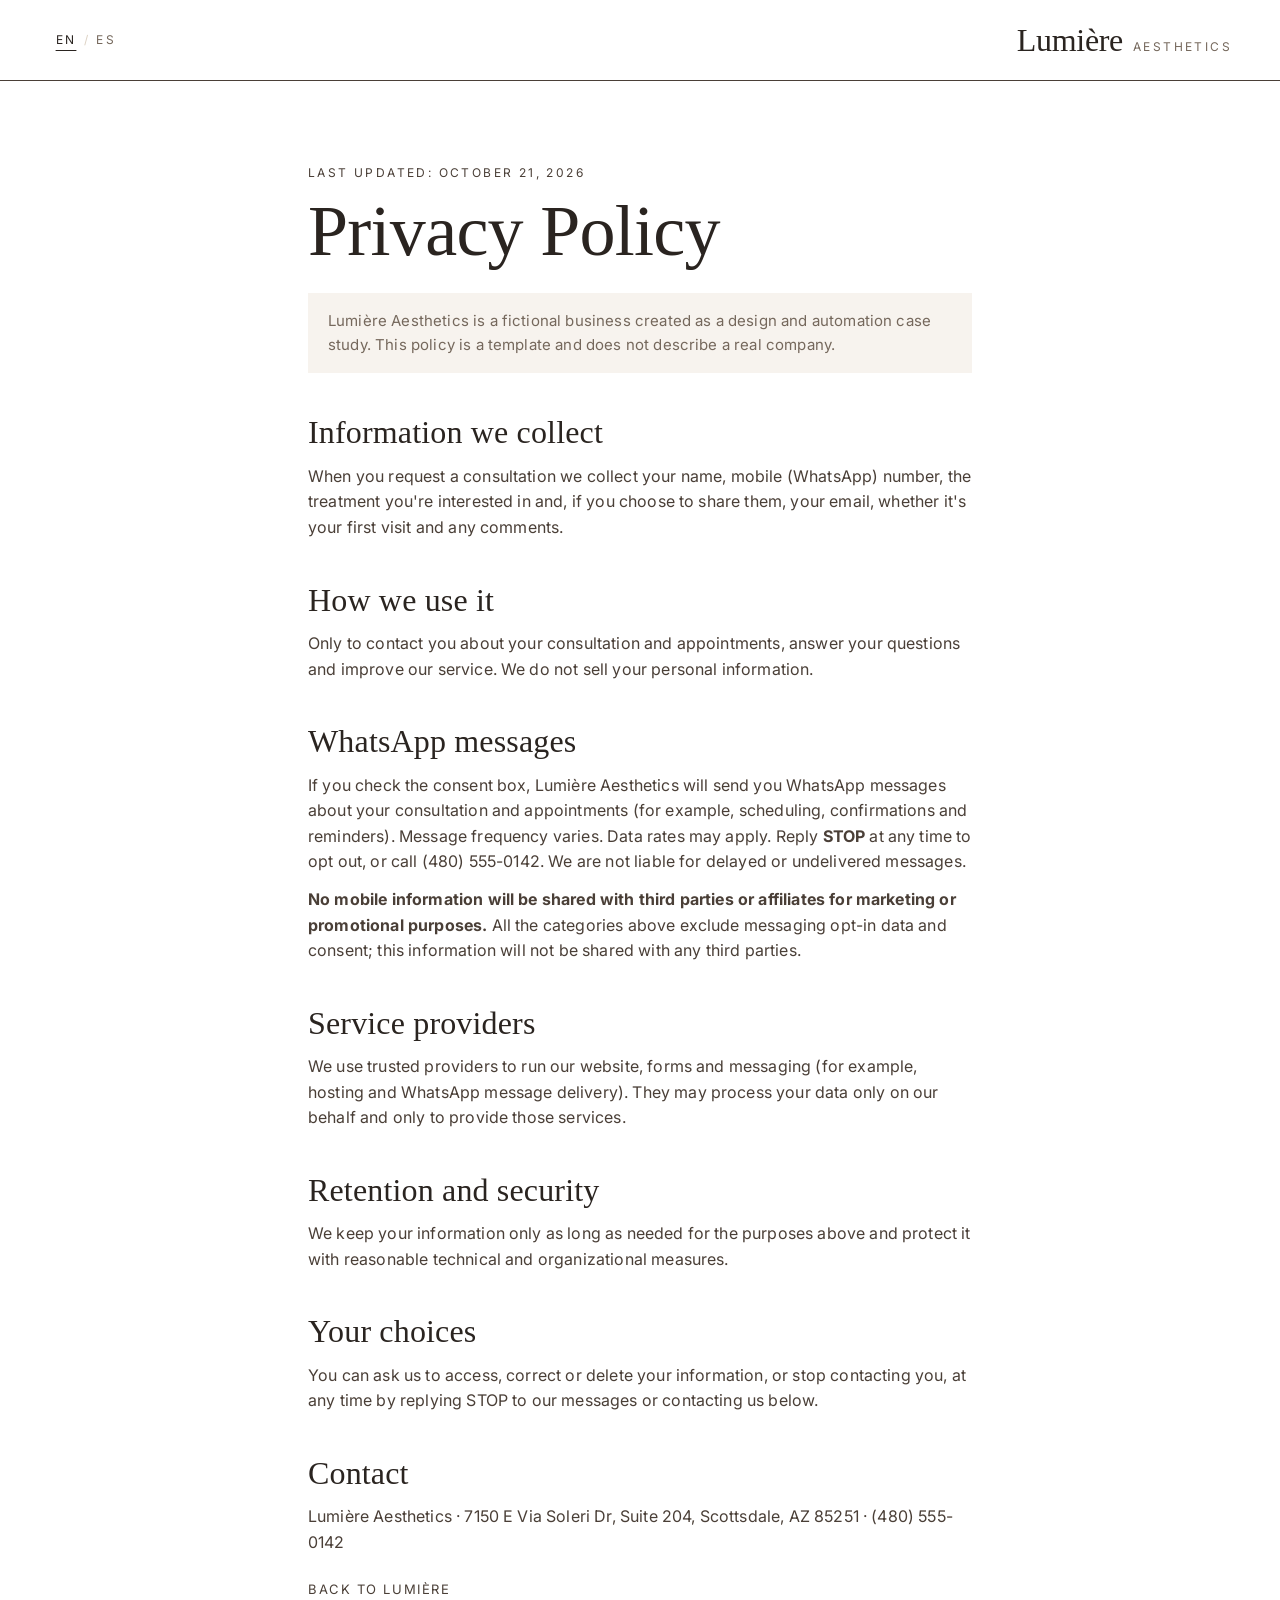
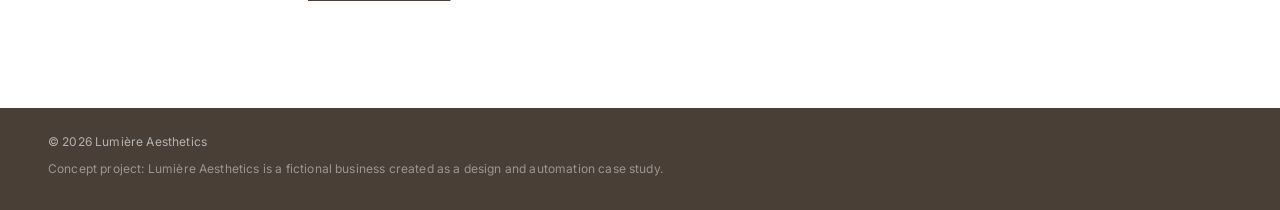
<file: 01-lead-capture/landing/privacy.html>
<!doctype html>
<html lang="en" data-title-en="Privacy Policy | Lumière Aesthetics" data-title-es="Política de privacidad | Lumière Aesthetics">
<head>
  <meta charset="utf-8">
  <meta name="viewport" content="width=device-width, initial-scale=1">
  <title>Privacy Policy | Lumière Aesthetics</title>
  <meta name="theme-color" content="#FFFFFF">
  <link rel="icon" href="assets/favicon.svg" type="image/svg+xml">
  <link rel="preconnect" href="https://fonts.googleapis.com">
  <link rel="preconnect" href="https://fonts.gstatic.com" crossorigin>
  <link href="https://fonts.googleapis.com/css2?family=Libre+Caslon+Condensed:wght@400&family=Inter:wght@400;500&display=swap" rel="stylesheet">
  <link rel="stylesheet" href="css/styles.css?v=20261027073528">
</head>
<body class="page-simple">
  <header class="site-header">
    <div class="container header-inner header-inner--simple">
      <a href="./" class="logo" aria-label="Lumière Aesthetics">
        <span class="logo-mark">Lumière</span>
        <span class="logo-sub">Aesthetics</span>
      </a>
      <div class="lang-switch" role="group" aria-label="Language">
        <button type="button" data-lang="en" aria-pressed="true">EN</button>
        <span aria-hidden="true">/</span>
        <button type="button" data-lang="es" aria-pressed="false">ES</button>
      </div>
    </div>
  </header>

  <main class="section legal">
    <div class="container legal-wrap">
      <!-- Plantilla para un negocio ficticio (caso de portafolio). Con un cliente real, debe revisarla un abogado. -->
      <article data-lang-block="en">
        <p class="eyebrow">Last updated: October 21, 2026</p>
        <h1>Privacy Policy</h1>
        <p class="legal-note">Lumière Aesthetics is a fictional business created as a design and automation case study. This policy is a template and does not describe a real company.</p>

        <h2>Information we collect</h2>
        <p>When you request a consultation we collect your name, mobile (WhatsApp) number, the treatment you're interested in and, if you choose to share them, your email, whether it's your first visit and any comments.</p>

        <h2>How we use it</h2>
        <p>Only to contact you about your consultation and appointments, answer your questions and improve our service. We do not sell your personal information.</p>

        <h2>WhatsApp messages</h2>
        <p>If you check the consent box, Lumière Aesthetics will send you WhatsApp messages about your consultation and appointments (for example, scheduling, confirmations and reminders). Message frequency varies. Data rates may apply. Reply <strong>STOP</strong> at any time to opt out, or call (480) 555-0142. We are not liable for delayed or undelivered messages.</p>
        <p><strong>No mobile information will be shared with third parties or affiliates for marketing or promotional purposes.</strong> All the categories above exclude messaging opt-in data and consent; this information will not be shared with any third parties.</p>

        <h2>Service providers</h2>
        <p>We use trusted providers to run our website, forms and messaging (for example, hosting and WhatsApp message delivery). They may process your data only on our behalf and only to provide those services.</p>

        <h2>Retention and security</h2>
        <p>We keep your information only as long as needed for the purposes above and protect it with reasonable technical and organizational measures.</p>

        <h2>Your choices</h2>
        <p>You can ask us to access, correct or delete your information, or stop contacting you, at any time by replying STOP to our messages or contacting us below.</p>

        <h2>Contact</h2>
        <p>Lumière Aesthetics · 7150 E Via Soleri Dr, Suite 204, Scottsdale, AZ 85251 · (480) 555-0142</p>
        <p><a href="./" class="link-ghost">Back to Lumière</a></p>
      </article>

      <article data-lang-block="es" hidden>
        <p class="eyebrow">Última actualización: 21 de octubre de 2026</p>
        <h1>Política de privacidad</h1>
        <p class="legal-note">Lumière Aesthetics es un negocio ficticio creado como caso de estudio de diseño y automatización. Esta política es una plantilla y no describe a una empresa real.</p>

        <h2>Información que recopilamos</h2>
        <p>Cuando solicitas una consulta recopilamos tu nombre, tu número de celular (WhatsApp), el tratamiento que te interesa y, si decides compartirlos, tu correo, si es tu primera visita y tus comentarios.</p>

        <h2>Cómo la usamos</h2>
        <p>Solo para contactarte sobre tu consulta y tus citas, responder tus preguntas y mejorar nuestro servicio. No vendemos tu información personal.</p>

        <h2>Mensajes de WhatsApp</h2>
        <p>Si marcas la casilla de consentimiento, Lumière Aesthetics te enviará mensajes de WhatsApp sobre tu consulta y tus citas (por ejemplo, agendamiento, confirmaciones y recordatorios). La frecuencia de los mensajes varía. Pueden aplicar tarifas de datos. Responde <strong>STOP</strong> en cualquier momento para dejar de recibirlos, o llama al (480) 555-0142. No somos responsables de mensajes retrasados o no entregados.</p>
        <p><strong>No compartiremos información de tu celular con terceros ni afiliados con fines de marketing o promoción.</strong> Ninguna de las categorías anteriores incluye los datos de aceptación ni el consentimiento para recibir mensajes; esta información no se compartirá con terceros.</p>

        <h2>Proveedores de servicio</h2>
        <p>Usamos proveedores de confianza para operar nuestro sitio, formularios y mensajería (por ejemplo, alojamiento web y envío de mensajes de WhatsApp). Solo pueden procesar tus datos en nuestro nombre y únicamente para prestar esos servicios.</p>

        <h2>Conservación y seguridad</h2>
        <p>Conservamos tu información solo el tiempo necesario para los fines anteriores y la protegemos con medidas técnicas y organizativas razonables.</p>

        <h2>Tus opciones</h2>
        <p>Puedes pedirnos acceder, corregir o eliminar tu información, o que dejemos de contactarte, en cualquier momento respondiendo STOP a nuestros mensajes o escribiéndonos a los datos de abajo.</p>

        <h2>Contacto</h2>
        <p>Lumière Aesthetics · 7150 E Via Soleri Dr, Suite 204, Scottsdale, AZ 85251 · (480) 555-0142</p>
        <p><a href="./" class="link-ghost">Volver a Lumière</a></p>
      </article>
    </div>
  </main>

  <footer class="site-footer site-footer--simple">
    <div class="container footer-bottom">
      <p>© <span id="year">2026</span> Lumière Aesthetics</p>
      <p class="footer-concept">Concept project: Lumière Aesthetics is a fictional business created as a design and automation case study.</p>
    </div>
  </footer>

  <script src="js/page.js?v=20261027073528"></script>
</body>
</html>
</file>
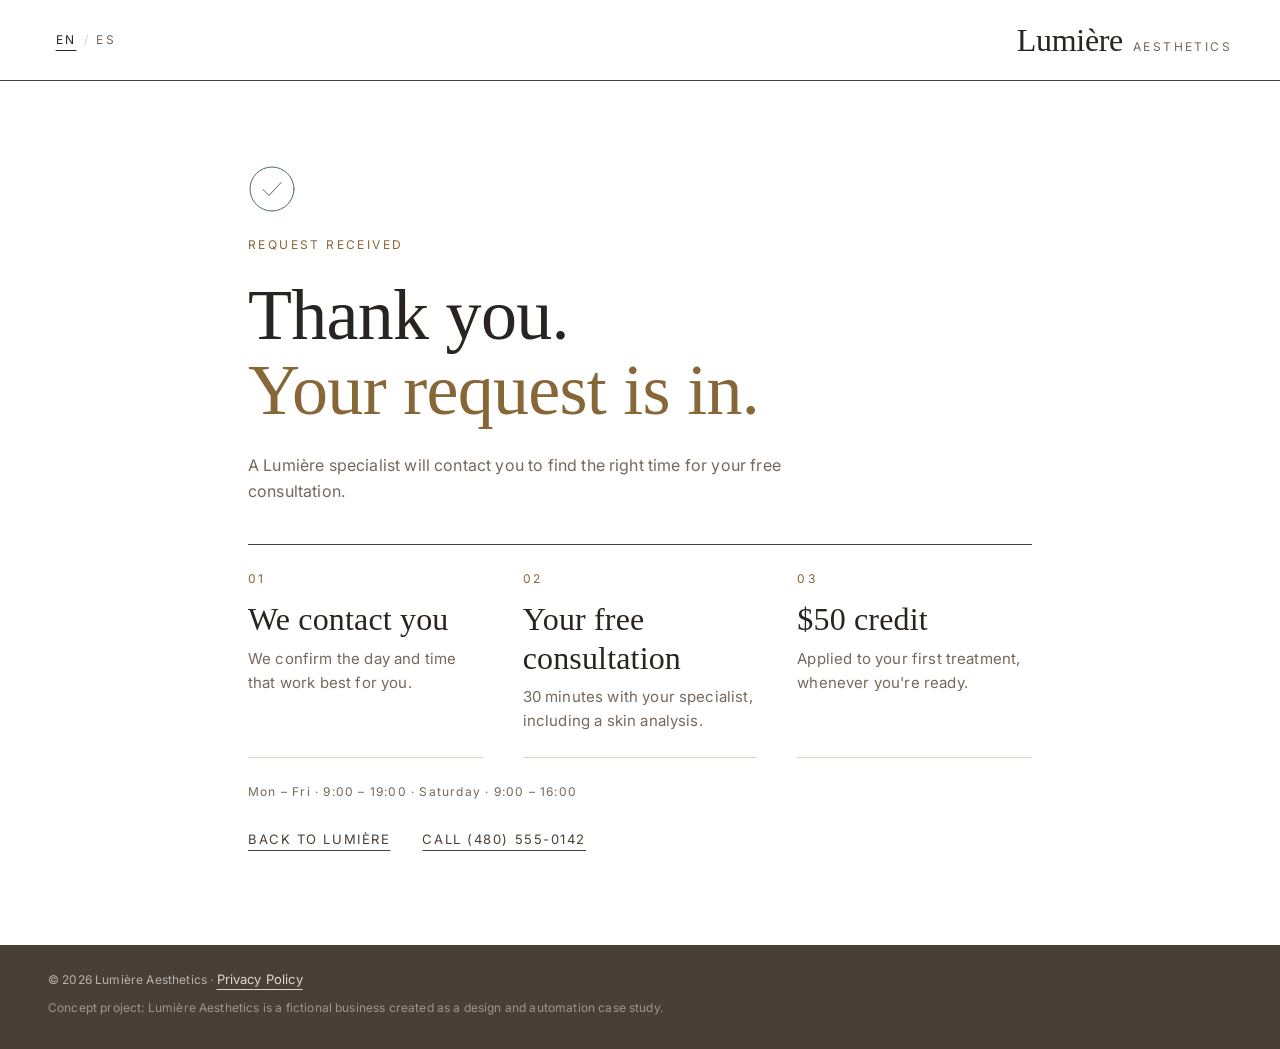
<file: 01-lead-capture/landing/thank-you.html>
<!doctype html>
<html lang="en" data-title-en="Thank you | Lumière Aesthetics" data-title-es="Gracias | Lumière Aesthetics">
<head>
  <meta charset="utf-8">
  <meta name="viewport" content="width=device-width, initial-scale=1">
  <title>Thank you | Lumière Aesthetics</title>
  <!-- Página de conversión: nunca indexar (sirve para medir anuncios) -->
  <meta name="robots" content="noindex, nofollow">
  <meta name="theme-color" content="#FFFFFF">
  <link rel="icon" href="assets/favicon.svg" type="image/svg+xml">
  <link rel="preconnect" href="https://fonts.googleapis.com">
  <link rel="preconnect" href="https://fonts.gstatic.com" crossorigin>
  <link href="https://fonts.googleapis.com/css2?family=Libre+Caslon+Condensed:wght@400&family=Inter:wght@400;500&display=swap" rel="stylesheet">
  <link rel="stylesheet" href="css/styles.css?v=20261027073528">
</head>
<body class="page-simple">
  <header class="site-header">
    <div class="container header-inner header-inner--simple">
      <a href="./" class="logo" aria-label="Lumière Aesthetics">
        <span class="logo-mark">Lumière</span>
        <span class="logo-sub">Aesthetics</span>
      </a>
      <div class="lang-switch" role="group" aria-label="Language">
        <button type="button" data-lang="en" aria-pressed="true">EN</button>
        <span aria-hidden="true">/</span>
        <button type="button" data-lang="es" aria-pressed="false">ES</button>
      </div>
    </div>
  </header>

  <main class="section thanks">
    <div class="container thanks-wrap">
      <svg class="state-icon thanks-icon" viewBox="0 0 48 48" aria-hidden="true"><circle cx="24" cy="24" r="22"/><path d="M15 24.5l6 6 12-13"/></svg>

      <div data-lang-block="en">
        <p class="eyebrow">Request received</p>
        <h1>Thank you<span class="js-lead-name"></span>.<br><em>Your request is in.</em></h1>
        <p class="section-sub">A Lumière specialist will contact you to find the right time for your free consultation.</p>
        <ol class="expect-list thanks-steps">
          <li><span class="expect-num">01</span><h3>We contact you</h3><p>We confirm the day and time that work best for you.</p></li>
          <li><span class="expect-num">02</span><h3>Your free consultation</h3><p>30 minutes with your specialist, including a skin analysis.</p></li>
          <li><span class="expect-num">03</span><h3>$50 credit</h3><p>Applied to your first treatment, whenever you're ready.</p></li>
        </ol>
        <p class="thanks-hours">Mon – Fri · 9:00 – 19:00 · Saturday · 9:00 – 16:00</p>
        <div class="thanks-actions">
          <a href="./" class="link-ghost">Back to Lumière</a>
          <a href="tel:+14805550142" class="link-ghost">Call (480) 555-0142</a>
        </div>
      </div>

      <div data-lang-block="es" hidden>
        <p class="eyebrow">Solicitud recibida</p>
        <h1>Gracias<span class="js-lead-name"></span>.<br><em>Recibimos tu solicitud.</em></h1>
        <p class="section-sub">Una especialista de Lumière se pondrá en contacto contigo para buscar el mejor horario para tu consulta gratis.</p>
        <ol class="expect-list thanks-steps">
          <li><span class="expect-num">01</span><h3>Te contactamos</h3><p>Confirmamos el día y la hora que mejor te queden.</p></li>
          <li><span class="expect-num">02</span><h3>Tu consulta gratis</h3><p>30 minutos con tu especialista, con análisis de piel incluido.</p></li>
          <li><span class="expect-num">03</span><h3>$50 de crédito</h3><p>Se aplican a tu primer tratamiento, cuando estés lista.</p></li>
        </ol>
        <p class="thanks-hours">Lun – Vie · 9:00 – 19:00 · Sábado · 9:00 – 16:00</p>
        <div class="thanks-actions">
          <a href="./" class="link-ghost">Volver a Lumière</a>
          <a href="tel:+14805550142" class="link-ghost">Llamar al (480) 555-0142</a>
        </div>
      </div>
    </div>
  </main>

  <footer class="site-footer site-footer--simple">
    <div class="container footer-bottom">
      <p>© <span id="year">2026</span> Lumière Aesthetics · <a href="privacy.html" class="footer-link">Privacy Policy</a></p>
      <p class="footer-concept">Concept project: Lumière Aesthetics is a fictional business created as a design and automation case study.</p>
    </div>
  </footer>

  <script src="js/page.js?v=20261027073528"></script>
</body>
</html>
</file>
<file: 01-lead-capture/landing/css/styles.css>
/* ═══════════════════════════════════════════════════════════
   Lumière Aesthetics — estilos (mobile-first)
   Sistema: .claude/skills/estilo-lumiere/SKILL.md
   (estructura Face Formula + paleta cálida Lumière)
   ═══════════════════════════════════════════════════════════ */

:root {
  /* Color — mismos roles del DESIGN.md, traducidos a cálido */
  --canvas: #FFFFFF;
  --mist: #F7F3EE;
  --soft-mist: #EFE8DF;
  --pale: #DDD2C4;
  --steel: #75685C;
  --slate: #4A3F37;
  --ink: #2A2420;
  --gold: #B08D57;
  --gold-deep: #876638;
  --success: #4F6B52;
  --error: #A2453A;

  /* Tipografía */
  --font-display: "Libre Caslon Condensed", "Times New Roman", serif;
  --font-body: "Inter", system-ui, -apple-system, "Segoe UI", sans-serif;
  --text-caption: 12px;
  --text-ui: 13px;
  --text-small: 15px;
  --text-body: 16px;
  --text-subheading: 32px;
  --text-heading: 52px;
  --text-display: 120px;

  /* Espacio y layout (base 8px) */
  --section-y: 48px;
  --gutter: 20px;
  --max: 1400px;
  --header-h: 64px;
  --ease: cubic-bezier(.2, .7, .2, 1);
}

/* ── Base ─────────────────────────────────────────────── */
*, *::before, *::after { box-sizing: border-box; border-radius: 0; }
html { scroll-behavior: smooth; scroll-padding-top: calc(var(--header-h) + 16px); -webkit-text-size-adjust: 100%; }
body {
  margin: 0;
  background: var(--canvas);
  color: var(--slate);
  font-family: var(--font-body);
  font-weight: 400;
  font-size: var(--text-body);
  line-height: 1.6;
  letter-spacing: .01em;
  -webkit-font-smoothing: antialiased;
  overflow-x: hidden;
}
img, svg { display: block; max-width: 100%; }
a { color: inherit; }
h1, h2, h3, h4 { font-family: var(--font-display); font-weight: 400; color: var(--ink); margin: 0; }
/* Énfasis en titulares: color, nunca cursiva */
h1 em, h2 em { font-style: normal; color: var(--gold-deep); }
p { margin: 0; }
:focus-visible { outline: 1px solid var(--ink); outline-offset: 4px; }

.container { width: 100%; max-width: var(--max); margin-inline: auto; padding-inline: var(--gutter); }
.skip-link { position: absolute; left: -999px; top: 8px; background: var(--ink); color: var(--canvas); padding: 8px 16px; z-index: 100; font-size: var(--text-ui); }
.skip-link:focus { left: 8px; }

/* Micro-label editorial (Bestseller tag del DESIGN.md) */
.eyebrow {
  font-size: var(--text-caption); line-height: 1.4; letter-spacing: .2em; text-transform: uppercase;
  color: var(--gold-deep); margin-bottom: 24px;
}

.stars { color: var(--gold); letter-spacing: .2em; font-size: var(--text-caption); }
.icon { width: 16px; height: 16px; flex: none; }

/* ── CTAs ─────────────────────────────────────────────── */
/* Botón primario relleno: SOLO "Agenda tu consulta" y "Enviar" */
.btn {
  display: inline-flex; align-items: center; justify-content: center; gap: 10px;
  min-height: 52px; padding: 0 32px;
  font: 500 var(--text-ui)/1 var(--font-body); letter-spacing: .12em; text-transform: uppercase;
  text-decoration: none; border: 1px solid transparent; cursor: pointer;
  transition: background-color .25s var(--ease), color .25s var(--ease), border-color .25s var(--ease);
}
.btn-primary { background: var(--ink); color: var(--canvas); border-color: var(--ink); }
.btn-primary:hover { background: var(--gold-deep); border-color: var(--gold-deep); }
.btn-block { width: 100%; }

/* Botón outlined (hairline) — header y footer */
.btn-outline {
  display: inline-flex; align-items: center; justify-content: center; gap: 8px;
  min-height: 44px; padding: 0 16px;
  font: 400 var(--text-caption)/1 var(--font-body); letter-spacing: .2em; text-transform: uppercase;
  color: var(--slate); text-decoration: none; border: 1px solid var(--slate); background: transparent; cursor: pointer;
  transition: background-color .25s var(--ease), color .25s var(--ease);
}
.btn-outline:hover { background: var(--slate); color: var(--canvas); }
.btn-outline--light { color: var(--canvas); border-color: rgba(255, 255, 255, .45); }
.btn-outline--light:hover { background: var(--canvas); color: var(--slate); }

/* Ghost text link — el CTA por defecto del sistema */
.link-ghost {
  display: inline-flex; align-items: center; gap: 8px; min-height: 44px;
  font-size: var(--text-ui); letter-spacing: .12em; text-transform: uppercase;
  color: var(--slate); background: none; border: 0; padding: 0; cursor: pointer;
  text-decoration: underline; text-decoration-thickness: 1px; text-underline-offset: 6px;
  transition: opacity .25s var(--ease);
}
.link-ghost:hover { opacity: .65; }

/* ── Header (3 zonas en escritorio) ───────────────────── */
.site-header { position: sticky; top: 0; z-index: 50; background: var(--canvas); border-bottom: 1px solid var(--slate); }
.header-inner { height: var(--header-h); display: flex; align-items: center; justify-content: space-between; gap: 16px; }

.logo { text-decoration: none; display: inline-flex; align-items: baseline; gap: 10px; color: var(--ink); }
.logo-mark { font-family: var(--font-display); font-size: var(--text-subheading); line-height: 1; letter-spacing: -.01em; }
.logo-sub { font-size: var(--text-caption); letter-spacing: .2em; text-transform: uppercase; color: var(--steel); display: none; }
.logo--light { color: var(--canvas); }
.logo--light .logo-sub { color: var(--pale); display: inline; }

.main-nav { display: none; }
.header-actions { display: flex; align-items: center; gap: 12px; }
.lang-switch { display: flex; align-items: center; font-size: var(--text-caption); color: var(--pale); }
.lang-switch button {
  background: none; border: 0; cursor: pointer; min-width: 36px; min-height: 44px; padding: 0 4px;
  font: 400 var(--text-caption)/1 var(--font-body); letter-spacing: .2em; color: var(--steel);
}
.lang-switch button[aria-pressed="true"] { color: var(--ink); text-decoration: underline; text-underline-offset: 6px; text-decoration-thickness: 1px; }

/* ── Hero ─────────────────────────────────────────────── */
.hero { padding: 32px 0 40px; }
.hero-grid { display: grid; gap: 48px; align-items: end; }
.hero h1 {
  font-size: clamp(52px, 8.6vw, var(--text-display));
  line-height: 1; letter-spacing: -.02em; margin-bottom: 24px;
}
.hero h1 span, .hero h1 em { display: block; }
.lead { font-size: var(--text-body); color: var(--steel); max-width: 30rem; margin-bottom: 24px; }
.hero-offer { background: var(--mist); border-left: 2px solid var(--gold); padding: 16px 20px; margin-bottom: 24px; max-width: 30rem; }
.hero-offer p { font-size: var(--text-small); line-height: 1.5; color: var(--slate); }
.hero-offer strong { font-weight: 500; color: var(--ink); }
.hero-rating { display: flex; align-items: center; gap: 8px; font-size: var(--text-caption); letter-spacing: .1em; color: var(--steel); }
.hero-rating strong { font-weight: 500; color: var(--ink); }
.hero-ctas { display: flex; flex-direction: column; align-items: flex-start; gap: 8px; margin-bottom: 16px; }
.hero-ctas .btn-primary { width: 100%; }
.hero-points { list-style: none; padding: 24px 0 0; margin: 0; border-top: 1px solid var(--pale); display: flex; flex-wrap: wrap; gap: 8px 24px; }
.hero-points li { font-size: var(--text-caption); letter-spacing: .2em; text-transform: uppercase; color: var(--steel); }

.hero-visual { position: relative; display: none; }

/* Foto del hero */
.hero-media { position: relative; aspect-ratio: 4 / 5; overflow: hidden; background: var(--soft-mist); }
.hero-media img { position: absolute; inset: 0; width: 100%; height: 100%; object-fit: cover; }

.hero-badge {
  position: absolute; left: 0; bottom: 0; z-index: 1;
  background: var(--canvas); padding: 16px 24px 16px 0;
  display: grid; grid-template-columns: auto auto; column-gap: 16px; align-items: center;
}
.hero-badge-num { grid-row: span 2; font-family: var(--font-display); font-size: var(--text-heading); line-height: 1; color: var(--ink); }
.hero-badge-txt { font-size: var(--text-caption); letter-spacing: .1em; color: var(--steel); }

/* ── Trust bar ────────────────────────────────────────── */
.trust-bar { background: var(--mist); }
.trust-grid { display: grid; grid-template-columns: repeat(2, 1fr); }
.trust-item { padding: 20px 8px; text-align: center; display: flex; flex-direction: column; gap: 6px; }
.trust-item:nth-child(odd) { border-right: 1px solid var(--pale); }
.trust-item:nth-child(-n+2) { border-bottom: 1px solid var(--pale); }
.trust-item strong { font-family: var(--font-display); font-weight: 400; font-size: var(--text-subheading); line-height: 1; color: var(--ink); }
.trust-item span { font-size: var(--text-caption); letter-spacing: .2em; text-transform: uppercase; color: var(--steel); }

/* ── Franja de video (16:9 completo) ──────────────────── */
.film { padding-top: var(--section-y); }
.film-frame { margin: 0; }
.film-video { display: block; width: 100%; height: auto; aspect-ratio: 16 / 9; object-fit: cover; background: var(--soft-mist); }
.film-caption { display: grid; gap: 8px; padding-top: 24px; border-bottom: 1px solid var(--pale); padding-bottom: 24px; }
.film-caption .eyebrow { margin: 0; }
.film-title { font-family: var(--font-display); font-size: var(--text-subheading); line-height: 1.2; color: var(--ink); max-width: 36rem; }

/* ── Secciones ────────────────────────────────────────── */
.section { padding: var(--section-y) 0; }
.section--mist { background: var(--mist); }
.section-head { max-width: 720px; margin-bottom: 32px; }
.section-head h2, .contact-copy h2 { font-size: 40px; line-height: 1.1; letter-spacing: -.01em; }
.section-sub { color: var(--steel); margin-top: 16px; max-width: 34rem; }

/* Servicios — grid de 2 columnas con hairlines */
/* Móvil: carrusel horizontal con "asomo" de la siguiente tarjeta */
.services-grid {
  display: flex; gap: 16px; overflow-x: auto; scroll-snap-type: x mandatory; scroll-padding-inline: var(--gutter);
  margin-inline: calc(var(--gutter) * -1); padding: 0 var(--gutter) 8px; scrollbar-width: none;
}
.services-grid::-webkit-scrollbar, .reviews-grid::-webkit-scrollbar { display: none; }
.services-grid .service-card { flex: 0 0 80%; scroll-snap-align: start; padding: 0 0 8px; border-bottom: 0; }
.services-grid .service-desc { display: -webkit-box; -webkit-line-clamp: 2; -webkit-box-orient: vertical; overflow: hidden; }
.service-card { padding: 32px 0; border-bottom: 1px solid var(--pale); }
.service-img { display: block; width: 100%; height: auto; aspect-ratio: 4 / 3; object-fit: cover; background: var(--soft-mist); margin-bottom: 24px; }
.service-num { display: block; font-size: var(--text-caption); letter-spacing: .2em; color: var(--gold-deep); margin-bottom: 16px; }
.service-card h3 { font-size: var(--text-subheading); line-height: 1.2; letter-spacing: -.01em; margin-bottom: 8px; }
.service-card p { color: var(--steel); font-size: var(--text-small); max-width: 32rem; }
.service-card .service-price { font-size: var(--text-caption); letter-spacing: .2em; text-transform: uppercase; color: var(--gold-deep); margin-bottom: 8px; }
.service-card .link-ghost { margin-top: 8px; }
.service-card--feature { background: var(--mist); }
.services-grid .service-card--feature { padding: 0 16px 24px; }
.service-card--feature .service-img { margin-inline: -16px; width: calc(100% + 32px); }
.service-card--feature .link-ghost { margin-top: 16px; }

/* Banda editorial (Image Grid Tile del DESIGN.md) */
.editorial { padding-top: 0; }
.editorial-grid { display: grid; gap: 16px; }
.editorial img, .contact-img { width: 100%; height: auto; display: block; background: var(--soft-mist); }
.ed-main { margin: 0; }
.ed-side { display: grid; gap: 32px; }
.ed-copy h2 { font-size: 40px; line-height: 1.1; letter-spacing: -.01em; margin-bottom: 16px; }
.ed-copy p:not(.eyebrow) { color: var(--steel); max-width: 30rem; }

/* Testimonios */
.reviews-grid {
  display: flex; gap: 16px; overflow-x: auto; scroll-snap-type: x mandatory; scroll-padding-inline: var(--gutter);
  margin-inline: calc(var(--gutter) * -1); padding: 0 var(--gutter) 8px; scrollbar-width: none;
}
.reviews-grid .review { flex: 0 0 85%; scroll-snap-align: start; }
.review { margin: 0; background: var(--canvas); padding: 32px 24px; display: flex; flex-direction: column; gap: 16px; }
.review blockquote { margin: 0; font-size: var(--text-body); line-height: 1.6; color: var(--slate); flex: 1; }
.review figcaption { display: flex; flex-direction: column; gap: 4px; border-top: 1px solid var(--pale); padding-top: 16px; }
.review figcaption strong { font-family: var(--font-display); font-weight: 400; font-size: var(--text-subheading); line-height: 1.2; color: var(--ink); }
.review figcaption span { font-size: var(--text-caption); letter-spacing: .2em; text-transform: uppercase; color: var(--steel); }

/* Antes / después — 2 columnas, el tercero a lo ancho */
.ba-grid { display: grid; gap: 32px 16px; }
.ba-card { margin: 0; }
.ba-pair { display: grid; grid-template-columns: 1fr 1fr; gap: 2px; aspect-ratio: 4 / 3; overflow: hidden; }
.ba-half { position: relative; display: flex; align-items: flex-start; padding: 12px; }
.ba-half span {
  position: relative; z-index: 1; font-size: var(--text-caption); letter-spacing: .2em; text-transform: uppercase;
  background: var(--canvas); color: var(--slate); padding: 4px 8px;
}
.ba-before { background: linear-gradient(170deg, #E6DDD2, #D3C6B6 70%, #C4B4A1); filter: saturate(.5); }
.ba-after { background: linear-gradient(170deg, #FBF5EC, #F0E2CD 70%, #E3CBA6); }
.ba-card figcaption { display: flex; flex-wrap: wrap; justify-content: space-between; align-items: baseline; gap: 4px 16px; padding-top: 16px; border-bottom: 1px solid var(--pale); padding-bottom: 16px; }
.ba-card figcaption strong { font-family: var(--font-display); font-weight: 400; font-size: var(--text-subheading); line-height: 1.2; color: var(--ink); }
.ba-card figcaption span { font-size: var(--text-caption); letter-spacing: .2em; text-transform: uppercase; color: var(--steel); text-align: right; }
.disclaimer { margin-top: 32px; font-size: var(--text-caption); color: var(--steel); }

/* ── Contacto / formulario ────────────────────────────── */
.contact-grid { display: grid; grid-template-columns: minmax(0, 1fr); gap: 32px; }
.contact-grid > * { min-width: 0; }
.steps { list-style: none; padding: 0; margin: 32px 0 0; border-top: 1px solid var(--pale); }
.steps li { display: flex; gap: 16px; align-items: baseline; padding: 16px 0; border-bottom: 1px solid var(--pale); }
.steps li span { font-size: var(--text-caption); letter-spacing: .2em; color: var(--gold-deep); min-width: 24px; }
.steps li p { color: var(--slate); font-size: var(--text-small); }

.form-card { background: var(--canvas); padding: 24px 20px; border: 1px solid var(--pale); scroll-margin-top: calc(var(--header-h) + 16px); }
.form-step[hidden] { display: none; }
.step-label { font-size: var(--text-caption); letter-spacing: .2em; text-transform: uppercase; color: var(--gold-deep); margin-bottom: 8px; }
.step-title { display: block; padding: 0; font-family: var(--font-display); font-size: var(--text-subheading); line-height: 1.2; color: var(--ink); margin-bottom: 20px; letter-spacing: -.01em; text-transform: none; }
.field legend.step-title { font-size: var(--text-subheading); letter-spacing: -.01em; text-transform: none; color: var(--ink); margin-bottom: 20px; }
.step-head { display: flex; justify-content: space-between; align-items: center; gap: 16px; }
.step-head .step-label { margin: 0; }
.step-back { min-height: 44px; font-size: var(--text-caption); }
.step-chosen { background: var(--mist); padding: 12px 16px; margin-bottom: 24px; font-size: var(--text-small); color: var(--steel); }
.step-chosen strong { font-weight: 500; color: var(--ink); }

.choice-grid { display: grid; grid-template-columns: repeat(2, minmax(0, 1fr)); gap: 8px; }
/* Las tarjetas son <label>: anulan el estilo de etiqueta del formulario */
.field .choice { position: relative; cursor: pointer; display: block; margin: 0; font-size: inherit; letter-spacing: normal; text-transform: none; min-width: 0; }
.choice input { position: absolute; opacity: 0; inset: 0; margin: 0; cursor: pointer; }
.choice-box {
  display: flex; flex-direction: column; justify-content: center; gap: 4px; min-height: 60px; height: 100%;
  padding: 12px 14px; background: var(--mist); border: 1px solid var(--pale);
  transition: border-color .2s var(--ease), background-color .2s var(--ease);
}
.choice-name { font-size: var(--text-small); line-height: 1.3; color: var(--ink); }
.choice:hover .choice-box { border-color: var(--slate); }
.choice input:checked + .choice-box { background: var(--canvas); border-color: var(--ink); box-shadow: inset 0 0 0 1px var(--ink); }
.choice input:focus-visible + .choice-box { outline: 1px solid var(--ink); outline-offset: 3px; }
.choice--unsure .choice-box { background: var(--canvas); border-style: dashed; }

.comment-toggle summary { cursor: pointer; list-style: none; font-size: var(--text-ui); letter-spacing: .12em; text-transform: uppercase; color: var(--slate); text-decoration: underline; text-underline-offset: 6px; text-decoration-thickness: 1px; min-height: 44px; display: flex; align-items: center; }
.comment-toggle summary::-webkit-details-marker { display: none; }
.comment-toggle textarea { margin-top: 8px; }
.visually-hidden { position: absolute; width: 1px; height: 1px; overflow: hidden; clip: rect(0 0 0 0); white-space: nowrap; }
.form-intro { font-size: var(--text-caption); letter-spacing: .1em; color: var(--steel); margin-bottom: 24px; }
.field { margin: 0 0 24px; padding: 0; border: 0; min-width: 0; }
.field-row { display: grid; }
.field label, .field legend {
  display: block; padding: 0; margin-bottom: 8px;
  font-size: var(--text-caption); letter-spacing: .2em; text-transform: uppercase; color: var(--slate);
}
.req { color: var(--gold-deep); }
.optional { letter-spacing: .05em; text-transform: none; color: var(--steel); }
.field input[type="text"], .field input[type="tel"], .field input[type="email"], .field select, .field textarea {
  width: 100%; min-height: 52px; padding: 12px 16px;
  font: 400 var(--text-body)/1.4 var(--font-body); color: var(--ink);
  background: var(--mist); border: 1px solid var(--pale);
  transition: border-color .2s var(--ease), background-color .2s var(--ease);
  appearance: none; -webkit-appearance: none;
}
.field textarea { resize: vertical; min-height: 104px; }
.field input::placeholder { color: #A3968A; }
.field input:focus, .field select:focus, .field textarea:focus { outline: none; border-color: var(--slate); background: var(--canvas); }
.select-wrap { position: relative; }
.select-wrap::after {
  content: ""; position: absolute; right: 18px; top: 50%; width: 7px; height: 7px; pointer-events: none;
  border-right: 1px solid var(--slate); border-bottom: 1px solid var(--slate); transform: translateY(-70%) rotate(45deg);
}
.radio-group { display: flex; gap: 8px; }
.radio { flex: 1; position: relative; cursor: pointer; }
.radio input { position: absolute; opacity: 0; inset: 0; cursor: pointer; margin: 0; }
.radio span {
  display: flex; align-items: center; justify-content: center; min-height: 52px;
  border: 1px solid var(--pale); background: var(--mist);
  font-size: var(--text-small); color: var(--slate); transition: all .2s var(--ease);
}
.radio input:checked + span { border-color: var(--ink); background: var(--ink); color: var(--canvas); }
.radio input:focus-visible + span { outline: 1px solid var(--ink); outline-offset: 3px; }

.field.has-error input, .field.has-error select, .field.has-error .radio span { border-color: var(--error); }
.field-error { color: var(--error); font-size: var(--text-ui); margin-top: 8px; }
.field-error:empty { display: none; }

.hp { position: absolute; left: -9999px; width: 1px; height: 1px; overflow: hidden; }
.form-legal { margin-top: 16px; font-size: var(--text-caption); color: var(--steel); }

/* Loading del botón */
.spinner { display: none; width: 16px; height: 16px; border-radius: 50%; border: 1px solid rgba(255, 255, 255, .35); border-top-color: var(--canvas); animation: spin .8s linear infinite; }
.is-loading .spinner { display: inline-block; }
.is-loading { pointer-events: none; opacity: .85; }
@keyframes spin { to { transform: rotate(360deg); } }

.form-state { padding: 16px 0; display: flex; flex-direction: column; align-items: flex-start; gap: 16px; }
.form-state[hidden] { display: none; }
.form-state:focus { outline: none; }
.form-state h3 { font-size: var(--text-subheading); line-height: 1.2; }
.form-state p { color: var(--steel); max-width: 28rem; }
.state-icon { width: 48px; height: 48px; fill: none; stroke-width: 1; stroke-linecap: square; }
.form-state--success .state-icon { stroke: var(--success); }
.form-state--error .state-icon { stroke: var(--error); }
.state-actions { display: flex; flex-direction: column; align-items: flex-start; gap: 16px; width: 100%; }
.state-actions .btn-primary { width: 100%; }

.contact-img { margin-top: 32px; aspect-ratio: 3 / 2; object-fit: cover; }

/* ── Scottsdale (full-bleed antes del footer) ─────────── */
.place { position: relative; }
.place img { width: 100%; height: 320px; object-fit: cover; object-position: center 80%; display: block; background: var(--soft-mist); }
.place-label { background: var(--canvas); padding: 24px var(--gutter) 0; }
.place-label .eyebrow { margin-bottom: 8px; }
.place-title { font-family: var(--font-display); font-size: var(--text-subheading); line-height: 1.2; color: var(--ink); }

/* ── Qué esperar ──────────────────────────────────────── */
.expect-list { list-style: none; padding: 0; margin: 0; display: grid; border-top: 1px solid var(--slate); }
.expect-list li { padding: 24px 0; border-bottom: 1px solid var(--pale); }
.expect-num { display: block; font-size: var(--text-caption); letter-spacing: .2em; color: var(--gold-deep); margin-bottom: 12px; }
.expect-list h3 { font-size: var(--text-subheading); line-height: 1.2; margin-bottom: 8px; }
.expect-list p { color: var(--steel); font-size: var(--text-small); max-width: 26rem; }
.expect-cta { margin-top: 32px; width: 100%; }

/* Solo escritorio: piezas editoriales que en móvil alargan sin convertir */
.desktop-only { display: none !important; }

/* ── FAQ ──────────────────────────────────────────────── */
.faq-wrap { max-width: 960px; }
.faq-list { border-top: 1px solid var(--slate); }
.faq-item { border-bottom: 1px solid var(--pale); }
.faq-item summary {
  list-style: none; cursor: pointer; padding: 24px 40px 24px 0; position: relative;
  font-size: var(--text-body); color: var(--ink); min-height: 44px;
}
.faq-item summary::-webkit-details-marker { display: none; }
.faq-item summary::after {
  content: ""; position: absolute; right: 6px; top: 50%; width: 9px; height: 9px;
  border-right: 1px solid var(--slate); border-bottom: 1px solid var(--slate);
  transform: translateY(-75%) rotate(45deg); transition: transform .25s var(--ease);
}
.faq-item[open] summary::after { transform: translateY(-25%) rotate(-135deg); }
.faq-item p { color: var(--steel); padding: 0 40px 24px 0; max-width: 46rem; }

/* ── Footer ───────────────────────────────────────────── */
.site-footer { background: var(--slate); color: rgba(255, 255, 255, .8); padding: 48px 0 112px; font-size: var(--text-ui); }
.footer-grid { display: grid; gap: 32px; padding-bottom: 32px; border-bottom: 1px solid var(--steel); }
.footer-brand p { margin-top: 16px; max-width: 18rem; }
.footer-col h4 { font-family: var(--font-body); font-size: var(--text-caption); font-weight: 400; letter-spacing: .2em; text-transform: uppercase; color: var(--pale); margin-bottom: 16px; }
.footer-col address { font-style: normal; }
.footer-bottom { padding-top: 24px; display: flex; flex-direction: column; gap: 8px; font-size: var(--text-caption); color: rgba(255, 255, 255, .6); }
.footer-concept { flex-basis: 100%; color: rgba(255, 255, 255, .45); }

/* ── CTA fijo móvil + WhatsApp flotante ───────────────── */
.sticky-cta {
  position: fixed; left: 0; right: 0; bottom: 0; z-index: 60;
  display: flex; gap: 8px; padding: 12px var(--gutter) calc(12px + env(safe-area-inset-bottom));
  background: var(--canvas); border-top: 1px solid var(--slate);
  transform: translateY(100%); transition: transform .35s var(--ease);
}
.sticky-cta.is-visible { transform: none; }
.sticky-cta .btn-primary { flex: 1; padding: 0 16px; }

/* CTA flotante de escritorio: aparece tras el hero y se oculta en el formulario (main.js) */
.cta-float { display: none; }

/* Consentimiento SMS */
.consent { margin-top: 8px; }
.field .check { display: flex; gap: 12px; align-items: flex-start; position: relative; cursor: pointer; margin: 0; font-size: inherit; letter-spacing: normal; text-transform: none; }
.check input { position: absolute; opacity: 0; width: 22px; height: 22px; margin: 0; cursor: pointer; }
.check-box { flex: none; width: 22px; height: 22px; border: 1px solid var(--slate); background: var(--canvas); margin-top: 2px; position: relative; transition: background-color .2s var(--ease); }
.check input:checked + .check-box { background: var(--ink); border-color: var(--ink); }
.check input:checked + .check-box::after { content: ""; position: absolute; left: 7px; top: 3px; width: 6px; height: 11px; border: solid var(--canvas); border-width: 0 1.5px 1.5px 0; transform: rotate(45deg); }
.check input:focus-visible + .check-box { outline: 1px solid var(--ink); outline-offset: 3px; }
.check-text { font-size: var(--text-caption); line-height: 1.55; color: var(--steel); }
.check-text a { color: var(--slate); text-decoration: underline; text-underline-offset: 3px; }
.consent.has-error .check-box { border-color: var(--error); }

/* Footer: llamar / texto / privacidad */
.footer-link { display: inline-flex; align-items: center; min-height: 44px; margin-top: 4px; color: rgba(255, 255, 255, .8); text-decoration: underline; text-underline-offset: 5px; text-decoration-thickness: 1px; font-size: var(--text-ui); }
.footer-col .footer-link { display: flex; }
.footer-link:hover { color: var(--canvas); }

/* ── Animación de entrada ─────────────────────────────── */
.js .reveal { opacity: 0; transform: translateY(16px); transition: opacity .7s var(--ease), transform .7s var(--ease); }
.js .reveal.is-visible { opacity: 1; transform: none; }

@media (prefers-reduced-motion: reduce) {
  html { scroll-behavior: auto; }
  .js .reveal { opacity: 1; transform: none; transition: none; }
  * { animation-duration: .01ms !important; transition-duration: .01ms !important; }
}

/* ═════════════ Breakpoints ═════════════ */
@media (min-width: 600px) {
  .hero-ctas { flex-direction: row; align-items: center; gap: 32px; }
  .hero-ctas .btn-primary { width: auto; }
  .services-grid { display: grid; grid-template-columns: 1fr 1fr; column-gap: 48px; overflow: visible; margin: 0; padding: 0; border-top: 1px solid var(--slate); }
  .services-grid .service-card { padding: 32px 0; border-bottom: 1px solid var(--pale); }
  .services-grid .service-desc { display: block; }
  .services-grid .service-card--feature { padding: 24px; margin-top: 32px; border-bottom: 0; }
  .service-card--feature .service-img { margin-inline: 0; width: 100%; }
  .service-card--feature { grid-column: 1 / -1; }
  .reviews-grid { display: grid; grid-template-columns: 1fr 1fr; overflow: visible; margin: 0; padding: 0; }
  .ba-grid { grid-template-columns: 1fr 1fr; }
  .ba-card:last-child { grid-column: 1 / -1; }
  .ba-card:last-child .ba-pair { aspect-ratio: 16 / 7; }
  .field-row { grid-template-columns: 1fr 1fr; gap: 16px; }
  .form-card { padding: 40px; }
  .choice-grid { grid-template-columns: repeat(2, minmax(0, 1fr)); }
  .expect-cta { width: auto; }
  .state-actions { flex-direction: row; align-items: center; gap: 32px; }
  .state-actions .btn-primary { width: auto; }
  .footer-grid { grid-template-columns: 1fr 1fr; }
  .footer-bottom { flex-direction: row; flex-wrap: wrap; justify-content: space-between; }
}

@media (min-width: 900px) {
  :root { --gutter: 48px; --header-h: 80px; --section-y: 84px; }

  /* Header: nav izquierda · logo centrado · acciones derecha */
  .header-inner { display: grid; grid-template-columns: 1fr auto 1fr; }
  .main-nav { display: flex; gap: 24px; order: 1; }
  .main-nav a { font-size: var(--text-ui); letter-spacing: .12em; text-transform: uppercase; text-decoration: none; color: var(--slate); padding: 12px 0; }
  .main-nav a:hover { text-decoration: underline; text-underline-offset: 6px; text-decoration-thickness: 1px; }
  .logo { order: 2; flex-direction: column; align-items: center; gap: 4px; }
  .logo-sub { display: inline; }
  .header-actions { order: 3; justify-self: end; gap: 16px; }

  .hero { padding: 64px 0 84px; }
  .hero-grid { grid-template-columns: 1.25fr .75fr; gap: 64px; align-items: center; }
  .hero-visual { display: block; }
  .desktop-only { display: revert !important; }
  .steps.desktop-only, .contact-img.desktop-only { display: block !important; }
  .expect-list { grid-template-columns: repeat(3, 1fr); column-gap: 48px; }

  .trust-grid { grid-template-columns: repeat(4, 1fr); }
  .trust-item { border: 0 !important; padding: 48px 16px; }
  .trust-item + .trust-item { border-left: 1px solid var(--pale) !important; }
  .trust-item strong { font-size: var(--text-heading); }

  /* Escritorio: frase a la izquierda, video contenido a la derecha */
  .film-frame { display: grid; grid-template-columns: 1fr 1.8fr; gap: 64px; align-items: end; }
  .film-video { grid-column: 2; grid-row: 1; }
  .film-caption { grid-column: 1; grid-row: 1; padding: 0 0 24px; }
  .section-head { margin-bottom: 64px; }
  .section-head h2, .contact-copy h2 { font-size: var(--text-heading); }
  .service-card { padding: 48px 0; }
  /* Membresías: foto a la izquierda, texto a la derecha */
  .service-card--feature { padding: 32px; display: grid; grid-template-columns: 1fr 1fr; grid-template-rows: auto auto auto auto 1fr; column-gap: 64px; align-content: center; }
  .service-card--feature .service-img { grid-column: 1; grid-row: 1 / -1; margin: 0; }
  .service-card--feature .service-num, .service-card--feature h3, .service-card--feature p, .service-card--feature .link-ghost { grid-column: 2; }
  .service-card--feature .service-num { align-self: end; margin-top: 32px; }
  .service-card--feature .link-ghost { align-self: start; margin-top: 16px; }

  .review { padding: 48px 40px; }

  .editorial-grid { grid-template-columns: 1.6fr 1fr; gap: 16px; align-items: start; }
  .ed-side { gap: 48px; }
  .ed-copy h2 { font-size: var(--text-heading); }
  .place img { height: auto; aspect-ratio: 12 / 5; }
  .place-label { position: absolute; left: var(--gutter); bottom: 0; padding: 32px 48px 0 0; }

  .contact-grid { grid-template-columns: .8fr 1.2fr; gap: 96px; align-items: start; }
  .contact-copy { position: sticky; top: calc(var(--header-h) + 32px); }
  .form-card { padding: 48px; }

  .site-footer { padding-bottom: 48px; }
  .footer-grid { grid-template-columns: 1.4fr 1fr 1fr 1fr; }

  /* En escritorio: sin barra fija; CTA flotante "Agendar" */
  .sticky-cta { display: none; }
  .cta-float {
    position: fixed; right: 24px; bottom: 24px; z-index: 60;
    display: inline-flex; align-items: center; min-height: 52px; padding: 0 28px;
    font: 500 var(--text-ui)/1 var(--font-body); letter-spacing: .12em; text-transform: uppercase; text-decoration: none;
    background: var(--canvas); color: var(--ink); border: 1px solid var(--ink);
    opacity: 0; transform: translateY(12px); pointer-events: none;
    transition: opacity .3s var(--ease), transform .3s var(--ease), background-color .25s var(--ease);
  }
  .cta-float.is-visible { opacity: 1; transform: none; pointer-events: auto; }
  /* Con borde (no relleno): así nunca compite con el CTA relleno de la sección */
  .cta-float:hover { background: var(--ink); color: var(--canvas); }
}

/* ═════════════ Páginas secundarias (thank-you, privacy) ═════════════ */
.page-simple { min-height: 100vh; display: flex; flex-direction: column; }
.page-simple main { flex: 1; }
.header-inner--simple { display: flex !important; justify-content: space-between; }
.header-inner--simple .logo { flex-direction: row; align-items: baseline; gap: 10px; }
.header-inner--simple .logo-sub { display: none; }
.site-footer--simple { padding: 24px 0 32px; }
.site-footer--simple .footer-bottom { border: 0; padding-top: 0; }
.site-footer--simple .footer-link { display: inline; min-height: 0; margin: 0; }

.thanks-wrap { max-width: 880px; }
.thanks-icon { stroke: var(--success); margin-bottom: 24px; }
.thanks h1, .legal h1 { font-size: var(--text-heading); line-height: 1.05; letter-spacing: -.01em; margin-bottom: 24px; }
.thanks h1 em { font-style: normal; color: var(--gold-deep); }
.thanks-steps { margin-top: 40px; }
.thanks-hours { margin-top: 24px; font-size: var(--text-caption); letter-spacing: .1em; color: var(--steel); }
.thanks-actions { display: flex; flex-wrap: wrap; gap: 8px 32px; margin-top: 16px; }

.legal-wrap { max-width: 760px; }
.legal h2 { font-size: var(--text-subheading); line-height: 1.2; margin: 40px 0 12px; }
.legal p { color: var(--slate); margin-bottom: 12px; }
.legal-note { background: var(--mist); padding: 16px 20px; font-size: var(--text-small); color: var(--steel) !important; }

@media (min-width: 900px) {
  .header-inner--simple .logo-sub { display: inline; }
  .thanks h1, .legal h1 { font-size: 72px; }
  .thanks-steps { grid-template-columns: repeat(3, 1fr); column-gap: 40px; }
}

/* ═════════════ Capa inmersiva (solo escritorio, la activa js/immersive.js) ═════════════ */
/* Filosofía: el video ocupa el ancho del contenedor y la frase flota encima */
html.is-immersive .film { padding: 24px 0; }
html.is-immersive .film-frame { display: block; position: relative; }
html.is-immersive .film-video { height: calc(100vh - 128px); width: 100%; aspect-ratio: auto; will-change: clip-path, transform; }
html.is-immersive .film-caption {
  position: absolute; left: 40px; bottom: 40px; max-width: 520px;
  display: grid; gap: 8px; grid-template-columns: 1fr; background: var(--canvas); padding: 28px 32px; border: 0;
}

/* Servicios: pista horizontal fijada */
html.is-immersive #services { padding: 40px 0 32px; overflow: hidden; }
html.is-immersive #services .section-head { margin-bottom: 28px; }
html.is-immersive .services-grid { display: flex; flex-wrap: nowrap; gap: 32px; overflow: visible; border-top: 0; margin: 0; padding: 0; will-change: transform; }
html.is-immersive .services-grid .service-card,
html.is-immersive .services-grid .service-card--feature { flex: 0 0 clamp(300px, 26vw, 400px); display: block; padding: 0; margin: 0; border: 0; background: transparent; }
html.is-immersive .services-grid .service-card--feature .service-img { margin: 0 0 24px; width: 100%; }
html.is-immersive .services-grid .service-desc { display: -webkit-box; -webkit-line-clamp: 2; -webkit-box-orient: vertical; overflow: hidden; }
.services-progress { position: relative; height: 1px; margin-top: 28px; background: var(--pale); }
.services-progress-bar { position: absolute; inset: 0; background: var(--ink); transform-origin: left center; transform: scaleX(0); }

/* El espacio: marcos que recortan el parallax */
html.is-immersive .ed-main, html.is-immersive .ed-img-wrap { overflow: hidden; }
html.is-immersive .ed-main img, html.is-immersive .ed-img-wrap img { will-change: transform; }

/* Qué esperar: línea dorada que se dibuja */
html.is-immersive .expect-list { position: relative; }
.expect-line { position: absolute; left: 0; right: 0; top: -1px; height: 2px; background: var(--gold); transform-origin: left center; }
/* Galería fijada: fotos más bajas para que todo (y la barra de progreso) quepa en pantalla */
html.is-immersive .services-grid .service-img { aspect-ratio: 3 / 2; margin-bottom: 20px; }
html.is-immersive .services-grid .service-card h3 { font-size: 28px; }
</file>
<file: 07-full-system-owner-reports/office/styles.css>
/* Lumière · Oficina de IA — pixel-art office dashboard (sales demo). Warm Lumière palette instead of neon. */
:root {
  --bg: #1E1915;          /* espresso night */
  --panel: #2A2420;       /* ink */
  --panel-2: #342C26;
  --line: #4A3F37;
  --line-2: #5C4E44;
  --cream: #F7F3EE;
  --muted: #CBBFB1;       /* 7.9:1 on --bg */
  --gold: #D2AE72;        /* brand gold, lightened for 4.5:1 on dark */
  --rose: #E79A86;        /* escalation */
  --sage: #A9C6A1;        /* success */
  --sky: #9DB8D2;
  --focus: #F2D49B;
  --shadow: 4px 4px 0 rgba(0, 0, 0, 0.35);
  --pixel: 'VT323', ui-monospace, monospace;
  --serif: 'Libre Caslon Condensed', Georgia, serif;
  --sans: Inter, 'Helvetica Neue', Arial, sans-serif;
}
* { box-sizing: border-box; }
html, body { margin: 0; background: var(--bg); color: var(--cream); }
body { font-family: var(--sans); font-size: 16px; line-height: 1.5; min-height: 100vh; padding-bottom: 96px; }
button { font: inherit; }
:focus-visible { outline: 3px solid var(--focus); outline-offset: 2px; }
.eyebrow { margin: 0; font-family: var(--pixel); font-size: 18px; line-height: 1; letter-spacing: 0.08em; text-transform: uppercase; color: var(--muted); }
.card { background: var(--panel); border: 2px solid var(--line); box-shadow: var(--shadow); }

/* Header */
.top { display: flex; flex-wrap: wrap; align-items: center; gap: 12px 24px; padding: 14px 24px; border-bottom: 2px solid var(--line); max-width: 1480px; margin: 0 auto; }
.brand { display: flex; align-items: baseline; gap: 12px; margin-right: auto; }
.brand-name { font-family: var(--serif); font-size: 34px; line-height: 1; }
.brand-sub { font-family: var(--pixel); font-size: 24px; color: var(--gold); letter-spacing: 0.04em; }
.clock { display: flex; flex-wrap: wrap; align-items: baseline; gap: 4px 10px; font-family: var(--pixel); font-size: 24px; color: var(--muted); white-space: nowrap; }
.clock-time { color: var(--cream); font-size: 30px; min-width: 3.2em; }
.after-hours { font-size: 20px; color: var(--bg); background: var(--gold); padding: 0 8px; }
.after-hours.off { visibility: hidden; }   /* keeps its space: no layout shift / conserva su espacio */
.status { display: inline-flex; align-items: center; gap: 8px; font-family: var(--pixel); font-size: 20px; color: var(--cream);
  border: 2px solid var(--line); padding: 2px 12px; white-space: nowrap; }
.status-dot { width: 10px; height: 10px; background: var(--gold); }
.status.live .status-dot { background: var(--sage); animation: blink 1.2s steps(2) infinite; }
.status.off .status-dot { background: var(--rose); }
@keyframes blink { 50% { opacity: 0.25; } }

/* Summary strip: team + activity / franja: equipo + actividad */
.strip { display: grid; grid-template-columns: auto minmax(0, 1fr); gap: 16px; padding: 16px 24px 0; max-width: 1480px; margin: 0 auto; }
.team { padding: 12px 16px; }
.team-row { display: flex; align-items: center; gap: 14px; margin-top: 8px; }
.team-count { font-family: var(--pixel); font-size: 52px; line-height: 0.8; color: var(--cream); }
.avatars { display: flex; }
.avatar { position: relative; width: 48px; height: 48px; margin-left: -6px; padding: 0; border: 2px solid var(--panel); background: var(--panel-2);
  cursor: pointer; transition: transform 150ms ease-out, border-color 150ms ease-out; }
.avatar:first-child { margin-left: 0; }
.avatar canvas { display: block; width: 100%; height: 100%; image-rendering: pixelated; }
.avatar:hover { transform: translateY(-3px); z-index: 1; }
.avatar[aria-pressed="true"] { border-color: var(--accent, var(--gold)); z-index: 2; transform: translateY(-3px); }
.avatar .dot { position: absolute; right: 2px; bottom: 2px; width: 9px; height: 9px; border: 2px solid var(--panel); }
.team-note { margin: 8px 0 0; font-size: 14px; color: var(--muted); white-space: nowrap; }
.stats { display: grid; grid-template-columns: minmax(180px, 2fr) repeat(3, minmax(0, 1fr)); }
.stat { padding: 12px 16px; border-left: 2px solid var(--line); min-width: 0; }
.stat:first-child { border-left: 0; }
.stat-num { display: block; margin-top: 6px; font-family: var(--pixel); font-size: 40px; line-height: 0.9; color: var(--cream); font-variant-numeric: tabular-nums; }
.stat-sub { margin: 4px 0 0; font-size: 13px; color: var(--muted); }
.spark-row { display: flex; align-items: flex-end; gap: 12px; margin-top: 6px; }
.spark-row .stat-num { margin-top: 0; }
.spark { flex: 1; min-width: 0; height: 36px; }
.spark rect { fill: var(--line-2); }
.spark rect.on { fill: var(--gold); }
.spark rect.now { fill: var(--cream); }

/* State colors (dot + chip) / colores de estado */
.st-busy { --st: var(--gold); }
.st-online { --st: var(--sage); }
.st-break { --st: var(--sky); }
.st-chat { --st: #C9A0D8; }
.st-alert { --st: var(--rose); }
.avatar .dot, .tag .dot { background: var(--st, var(--muted)); }

/* Stage */
.stage { display: grid; gap: 16px; padding: 16px 24px 8px; max-width: 1480px; margin: 0 auto;
  grid-template-columns: minmax(0, 1fr) 320px; grid-template-areas: "office side" "log side"; align-items: start; }
.office { grid-area: office; position: relative; border: 2px solid var(--line); background: #15110E; box-shadow: var(--shadow); }
#canvas { display: block; width: 100%; height: auto; image-rendering: pixelated; image-rendering: crisp-edges; }
#canvas.pointer { cursor: pointer; }
.room-labels { position: absolute; inset: 0; pointer-events: none; }
.room-label { position: absolute; transform: translateY(-100%); font-family: var(--pixel); font-size: clamp(13px, 1.05vw, 18px); line-height: 1;
  color: var(--cream); background: rgba(30, 25, 21, 0.78); padding: 2px 6px 1px; white-space: nowrap; letter-spacing: 0.02em; }

/* Name tags over the sprites / nombres sobre los muñequitos */
.tags { position: absolute; inset: 0; pointer-events: none; }
.tag { position: absolute; transform: translate(-50%, -100%); display: flex; flex-direction: column; align-items: center; font-family: var(--pixel);
  font-size: clamp(13px, 1.05vw, 18px); line-height: 1; color: var(--cream); background: rgba(30, 25, 21, 0.88);
  border-left: 3px solid var(--accent, var(--gold)); padding: 2px 6px 1px; white-space: nowrap; }
.tag-name { display: flex; align-items: center; gap: 4px; }
.tag .dot { width: 6px; height: 6px; flex: none; }
.tag-state { display: none; font-size: 0.8em; letter-spacing: 0.06em; text-transform: uppercase; color: var(--st, var(--muted)); }
.tag.selected { background: rgba(30, 25, 21, 0.96); outline: 1px solid var(--accent, var(--gold)); z-index: 2; }
.tag.selected .tag-state { display: block; }
.tag-owner { border-left-color: var(--rose); }

/* Side column: agent card + Lumière numbers / columna lateral */
.side { grid-area: side; display: grid; gap: 16px; }
.agent { padding: 14px; }
.agent-head { display: flex; align-items: center; gap: 12px; margin-top: 10px; }
.agent-avatar { width: 56px; height: 56px; image-rendering: pixelated; background: var(--panel-2); border: 2px solid var(--accent, var(--gold)); }
.agent-name { margin: 0; font-family: var(--serif); font-weight: 400; font-size: 28px; line-height: 1; }
.agent-role { margin: 4px 0 0; font-family: var(--pixel); font-size: 20px; line-height: 1; color: var(--accent, var(--gold)); }
.agent-rows { margin: 12px 0 0; display: grid; }
.agent-rows > div { display: grid; grid-template-columns: 7.5em minmax(0, 1fr); gap: 8px; align-items: baseline; padding: 6px 0; border-top: 1px dashed var(--line); }
.agent-rows dt { font-family: var(--pixel); font-size: 17px; letter-spacing: 0.06em; text-transform: uppercase; color: var(--muted); }
.agent-rows dd { margin: 0; font-size: 14px; color: var(--cream); min-width: 0; overflow-wrap: anywhere; }
#ag-tasks { font-family: var(--pixel); font-size: 24px; line-height: 1; }
.state { display: inline-flex; align-items: center; gap: 6px; font-family: var(--pixel); font-size: 19px; line-height: 1; color: var(--st, var(--cream)); }
.state::before { content: ''; width: 8px; height: 8px; background: var(--st, var(--muted)); }
.agent-desc { margin: 10px 0 0; font-size: 14px; color: var(--muted); }

.owner { padding: 14px; }
.owner-title { margin: 0; font-family: var(--serif); font-weight: 400; font-size: 26px; line-height: 1.1; color: var(--cream); }
.owner-period { margin: 2px 0 10px; font-family: var(--pixel); font-size: 20px; color: var(--gold); }
.kpis { margin: 0; display: grid; grid-template-columns: 1fr 1fr; gap: 8px; }
.kpi { background: var(--bg); border: 1px solid var(--line); padding: 6px 8px 4px; }
.kpi dt { font-size: 12px; color: var(--muted); line-height: 1.25; }
.kpi dd { margin: 0; font-family: var(--pixel); font-size: 32px; line-height: 1.05; color: var(--cream); font-variant-numeric: tabular-nums; }
.kpi-hero { grid-column: 1 / -1; }
.kpi-hero dd { font-size: 46px; color: var(--gold); }
.kpi-alert dd { color: var(--rose); }
.kpi.bump dd { animation: bump 380ms ease-out; }
@keyframes bump { 0% { transform: translateY(0); } 35% { transform: translateY(-3px); } 100% { transform: translateY(0); } }

/* Event log */
.log { grid-area: log; padding: 12px 16px; }
.log-head { display: flex; flex-wrap: wrap; align-items: center; gap: 8px 12px; justify-content: space-between; }
.log-title { margin: 0; font-family: var(--pixel); font-weight: 400; font-size: 26px; color: var(--gold); }
.badge { font-family: var(--pixel); font-size: 18px; color: var(--bg); background: var(--muted); padding: 0 8px; }
.badge.live { background: var(--sage); }
.log-list { list-style: none; margin: 8px 0 0; padding: 0; display: grid; gap: 2px; min-height: 10.5em; align-content: start; }
.log-item { display: grid; grid-template-columns: 4.2em 6.4em 1fr; gap: 12px; align-items: baseline; font-family: var(--pixel); font-size: 21px; line-height: 1.25;
  color: var(--cream); padding: 1px 0; border-bottom: 1px dashed rgba(74, 63, 55, 0.7); }
.log-item:first-child { animation: in 260ms ease-out; }
.log-time { color: var(--muted); }
.log-room { color: var(--bg); padding: 0 6px; justify-self: start; }
.log-text { overflow: hidden; text-overflow: ellipsis; white-space: nowrap; }
.log-item.alert .log-text { color: var(--rose); }
@keyframes in { from { opacity: 0; transform: translateY(-4px); } to { opacity: 1; transform: none; } }

.foot { padding: 8px 24px 24px; max-width: 1480px; margin: 0 auto; color: var(--muted); font-size: 14px; }
.foot p { margin: 0; }

/* Floating dock / barra flotante de controles */
.dock { position: fixed; left: 50%; bottom: 16px; transform: translateX(-50%); z-index: 10; display: flex; flex-wrap: wrap; align-items: center; justify-content: center;
  gap: 10px; padding: 8px 10px; max-width: calc(100vw - 32px); background: rgba(42, 36, 32, 0.96); border: 2px solid var(--line-2);
  box-shadow: var(--shadow), 0 10px 30px rgba(0, 0, 0, 0.35); }
.dock-group { display: flex; gap: 6px; }
.seg { display: inline-flex; border: 2px solid var(--line); }
.seg-btn, .btn { min-height: 44px; min-width: 44px; padding: 0 12px; background: var(--panel); color: var(--cream); border: 0; cursor: pointer;
  font-family: var(--pixel); font-size: 21px; white-space: nowrap; transition: background-color 150ms ease-out, color 150ms ease-out; }
.btn { border: 2px solid var(--line); display: inline-flex; align-items: center; justify-content: center; }
.btn.icon svg { width: 16px; height: 16px; fill: currentColor; }
.btn.icon svg .stroke { fill: none; stroke: currentColor; stroke-width: 2; }
.seg-btn[aria-pressed="true"] { background: var(--gold); color: var(--bg); }
.seg-btn:hover:not([aria-pressed="true"]), .btn:hover:not([disabled]) { background: var(--panel-2); }
.btn[disabled] { opacity: 0.45; cursor: not-allowed; }

/* Narrower screens / pantallas más chicas */
@media (max-width: 1180px) {
  .strip { grid-template-columns: minmax(0, 1fr); }
  .stage { grid-template-columns: minmax(0, 1fr); grid-template-areas: "office" "side" "log"; }
  .side { grid-template-columns: 1fr 1fr; align-items: start; }
}
@media (max-width: 900px) {
  .top, .strip, .stage { padding-left: 16px; padding-right: 16px; }
  .room-labels, .tags { display: none; }
  .side { grid-template-columns: minmax(0, 1fr); }
  .stats { grid-template-columns: 1fr 1fr; }
  .stat-wide { grid-column: 1 / -1; border-bottom: 2px solid var(--line); }
  .stat:nth-child(2) { border-left: 0; }
  .stat:nth-child(4) { grid-column: 1 / -1; border-left: 0; border-top: 2px solid var(--line); }
  .kpis { grid-template-columns: repeat(3, 1fr); }
  .log-item { grid-template-columns: 3.6em 1fr; }
  .log-room { display: none; }
  .foot { padding: 8px 16px 24px; }
  body { padding-bottom: 0; }
  .dock { position: sticky; left: auto; bottom: 0; transform: none; max-width: none; width: 100%; border-width: 2px 0 0; }
}
@media (max-width: 520px) {
  .brand-name { font-size: 28px; }
  .clock { font-size: 20px; }
  .clock-time { font-size: 26px; }
  .after-hours { font-size: 17px; }
  .avatar { width: 40px; height: 40px; }
  .team-count { font-size: 44px; }
  .seg-btn, .btn { padding: 0 9px; font-size: 19px; }
  .dock { gap: 6px; padding: 6px; }
  .kpis { grid-template-columns: 1fr 1fr; }
  .log-item { font-size: 19px; }
}
@media (prefers-reduced-motion: reduce) {
  .kpi.bump dd, .log-item:first-child, .status.live .status-dot { animation: none; }
  .seg-btn, .btn, .avatar { transition: none; }
  .avatar:hover, .avatar[aria-pressed="true"] { transform: none; }
}
</file>
